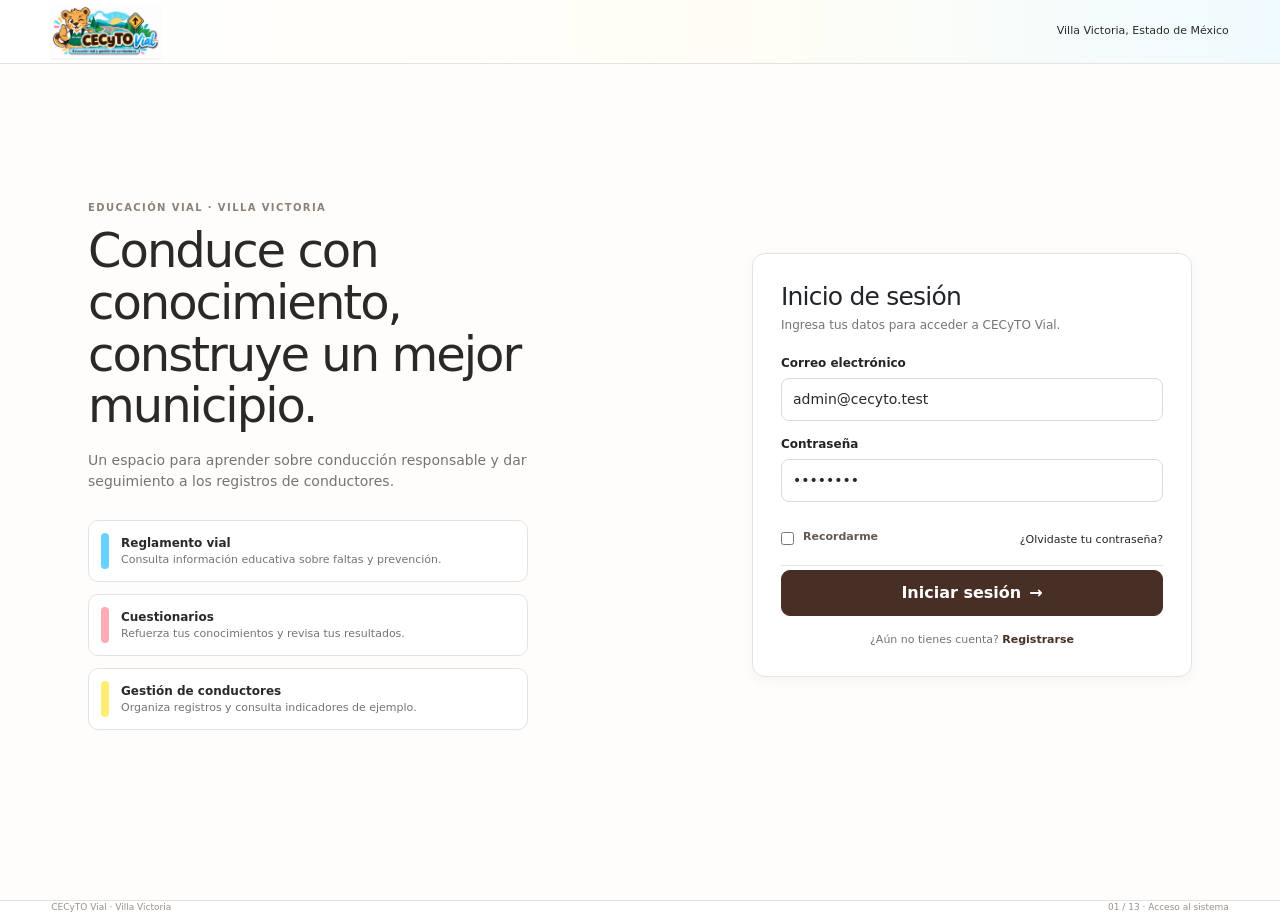
<file: index.html>
<!DOCTYPE html>
<html lang="es">
 <head>
  <meta charset="utf-8"/>
  <meta content="width=device-width,initial-scale=1" name="viewport"/>
  <title>
   CECyTO Vial | Inicio de sesi&oacute;n
  </title>
  <link href="https://cdn.jsdelivr.net/npm/bootstrap@5.3.8/dist/css/bootstrap.min.css" rel="stylesheet"/>
  <link href="styles.css" rel="stylesheet"/>
 </head>
 <body>
  <div class="auth-shell">
   <header class="topbar">
    <a class="brand" href="index.html">
     <img alt="CECyTO Vial &mdash; Educaci&oacute;n vial y gesti&oacute;n de conductores" class="brand-logo" src="logo-cecyto-vial.png"/>
    </a>
    <div class="top-user">
     <span>
      Villa Victoria, Estado de M&eacute;xico
     </span>
    </div>
   </header>
   <main class="auth-content">
    <section class="auth-copy">
     <div class="eyebrow">
      Educaci&oacute;n vial &middot; Villa Victoria
     </div>
     <h1>
      Conduce con conocimiento, construye un mejor municipio.
     </h1>
     <p>
      Un espacio para aprender sobre conducci&oacute;n responsable y dar seguimiento a los registros de conductores.
     </p>
     <div class="auth-features">
      <div class="feature" style="--accent:var(--sky)">
       <span class="feature-mark">
       </span>
       <div>
        <strong>
         Reglamento vial
        </strong>
        <span>
         Consulta informaci&oacute;n educativa sobre faltas y prevenci&oacute;n.
        </span>
       </div>
      </div>
      <div class="feature" style="--accent:var(--pink)">
       <span class="feature-mark">
       </span>
       <div>
        <strong>
         Cuestionarios
        </strong>
        <span>
         Refuerza tus conocimientos y revisa tus resultados.
        </span>
       </div>
      </div>
      <div class="feature" style="--accent:var(--yellow)">
       <span class="feature-mark">
       </span>
       <div>
        <strong>
         Gesti&oacute;n de conductores
        </strong>
        <span>
         Organiza registros y consulta indicadores de ejemplo.
        </span>
       </div>
      </div>
     </div>
    </section>
    <section class="card auth-card">
     <h2>
      Inicio de sesi&oacute;n
     </h2>
     <p>
      Ingresa tus datos para acceder a CECyTO Vial.
     </p>
     <form id="loginForm">
      <div class="field">
       <label for="email">
        Correo electr&oacute;nico
       </label>
       <input id="email" required="" type="email" value="admin@cecyto.test"/>
      </div>
      <div class="field">
       <label for="password">
        Contrase&ntilde;a
       </label>
       <input id="password" minlength="4" required="" type="password" value="demo1234"/>
      </div>
      <div class="settings-row" style="font-size:11px">
       <label class="checkline">
        <input id="remember" type="checkbox"/>
        Recordarme
       </label>
       <a href="#" id="forgotLink">
        &iquest;Olvidaste tu contrase&ntilde;a?
       </a>
      </div>
      <button class="btn" type="submit">
       Iniciar sesi&oacute;n
       <span>
        &rarr;
       </span>
      </button>
      <div class="auth-switch">
       &iquest;A&uacute;n no tienes cuenta?
       <a href="registro.html">
        Registrarse
       </a>
      </div>
     </form>
    </section>
   </main>
  </div>
  <footer class="footer">
   <span>
    CECyTO Vial &middot; Villa Victoria
   </span>
   <span>
    01 / 13 &middot; Acceso al sistema
   </span>
  </footer>
  <div class="toast" id="toast">
  </div>
  <div class="modal-backdrop" id="modal">
   <div class="modal">
    <h2 id="modalTitle">
     Confirmar acci&oacute;n
    </h2>
    <p id="modalText">
     &iquest;Deseas continuar?
    </p>
    <div class="modal-actions">
     <button class="secondary" id="modalCancel">
      Cancelar
     </button>
     <button id="modalConfirm">
      Confirmar
     </button>
    </div>
   </div>
  </div>
  <script src="https://cdn.jsdelivr.net/npm/bootstrap@5.3.8/dist/js/bootstrap.bundle.min.js">
  </script>
  <script src="app.js">
  </script>
  <script src="app.js">
  </script>
 </body>
</html>
</file>
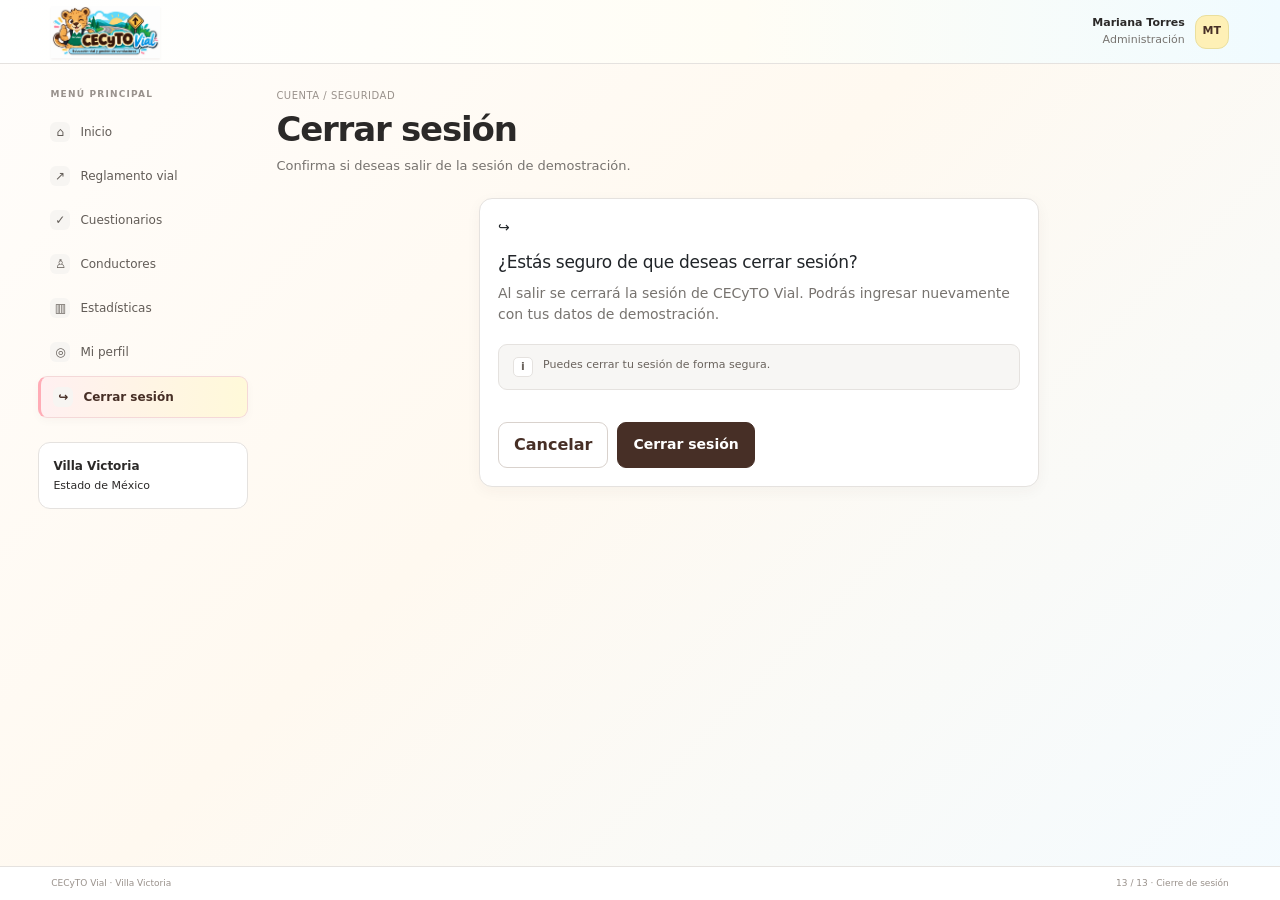
<file: cerrar-sesion.html>
<!DOCTYPE html>
<html lang="es">
 <head>
  <meta charset="utf-8"/>
  <meta content="width=device-width,initial-scale=1" name="viewport"/>
  <title>
   CECyTO Vial | 13 / 13 &middot; Cierre de sesi&oacute;n
  </title>
  <link href="https://cdn.jsdelivr.net/npm/bootstrap@5.3.8/dist/css/bootstrap.min.css" rel="stylesheet"/>
  <link href="styles.css" rel="stylesheet"/>
 </head>
 <body>
  <div class="app-shell">
   <header class="topbar">
    <a class="brand" href="dashboard.html">
     <img alt="CECyTO Vial &mdash; Educaci&oacute;n vial y gesti&oacute;n de conductores" class="brand-logo" src="logo-cecyto-vial.png"/>
    </a>
    <div class="top-user">
     <div class="user-meta">
      <strong id="headerName">
       Mariana Torres
      </strong>
      <br/>
      <span class="muted" id="headerRole">
       Administraci&oacute;n
      </span>
     </div>
     <div class="avatar" id="headerAvatar">
      MT
     </div>
    </div>
   </header>
   <div class="workspace">
    <aside class="sidebar">
     <div class="nav-label">
      Men&uacute; principal
     </div>
     <nav class="nav">
      <a class="" href="dashboard.html">
       <span class="nav-ico">
        ⌂
       </span>
       Inicio
      </a>
      <a class="" href="reglamento.html">
       <span class="nav-ico">
        &nearrow;
       </span>
       Reglamento vial
      </a>
      <a class="" href="cuestionario.html">
       <span class="nav-ico">
        &checkmark;
       </span>
       Cuestionarios
      </a>
      <a class="" data-admin-only="true" href="conductores.html">
       <span class="nav-ico">
        ♙
       </span>
       Conductores
      </a>
      <a class="" data-admin-only="true" href="estadisticas.html">
       <span class="nav-ico">
        ▥
       </span>
       Estad&iacute;sticas
      </a>
      <a class="" href="perfil.html">
       <span class="nav-ico">
        ◎
       </span>
       Mi perfil
      </a>
      <a class="active" data-logout="true" href="#logout">
       <span class="nav-ico">
        &rarrhk;
       </span>
       Cerrar sesi&oacute;n
      </a>
     </nav>
     <div class="location-card">
      <strong>
       Villa Victoria
      </strong>
      Estado de M&eacute;xico
      <br/>
     </div>
    </aside>
    <main class="main">
     <div class="breadcrumb">
      Cuenta / Seguridad
     </div>
     <div class="page-head">
      <div>
       <h1>
        Cerrar sesi&oacute;n
       </h1>
       <p>
        Confirma si deseas salir de la sesi&oacute;n de demostraci&oacute;n.
       </p>
      </div>
     </div>
     <div class="card" style="max-width:560px;margin:auto">
      <div class="mini-icon" style="--accent:var(--pink);margin-bottom:14px">
       &rarrhk;
      </div>
      <h2>
       &iquest;Est&aacute;s seguro de que deseas cerrar sesi&oacute;n?
      </h2>
      <p>
       Al salir se cerrar&aacute; la sesi&oacute;n de CECyTO Vial. Podr&aacute;s ingresar nuevamente con tus datos de demostraci&oacute;n.
      </p>
      <div class="notice">
       <span class="notice-icon">
        i
       </span>
       <span>
        Puedes cerrar tu sesi&oacute;n de forma segura.
       </span>
      </div>
      <div class="form-actions">
       <a class="btn secondary" href="dashboard.html">
        Cancelar
       </a>
       <button id="confirmLogout">
        Cerrar sesi&oacute;n
       </button>
      </div>
     </div>
    </main>
   </div>
   <footer class="footer">
    <span>
     CECyTO Vial &middot; Villa Victoria
    </span>
    <span>
     13 / 13 &middot; Cierre de sesi&oacute;n
    </span>
   </footer>
   <div class="toast" id="toast">
   </div>
   <div class="modal-backdrop" id="modal">
    <div class="modal">
     <h2 id="modalTitle">
      Confirmar acci&oacute;n
     </h2>
     <p id="modalText">
      &iquest;Deseas continuar?
     </p>
     <div class="modal-actions">
      <button class="secondary" id="modalCancel">
       Cancelar
      </button>
      <button id="modalConfirm">
       Confirmar
      </button>
     </div>
    </div>
   </div>
   <script src="https://cdn.jsdelivr.net/npm/bootstrap@5.3.8/dist/js/bootstrap.bundle.min.js">
   </script>
   <script src="app.js">
   </script>
  </div>
 </body>
</html>
</file>
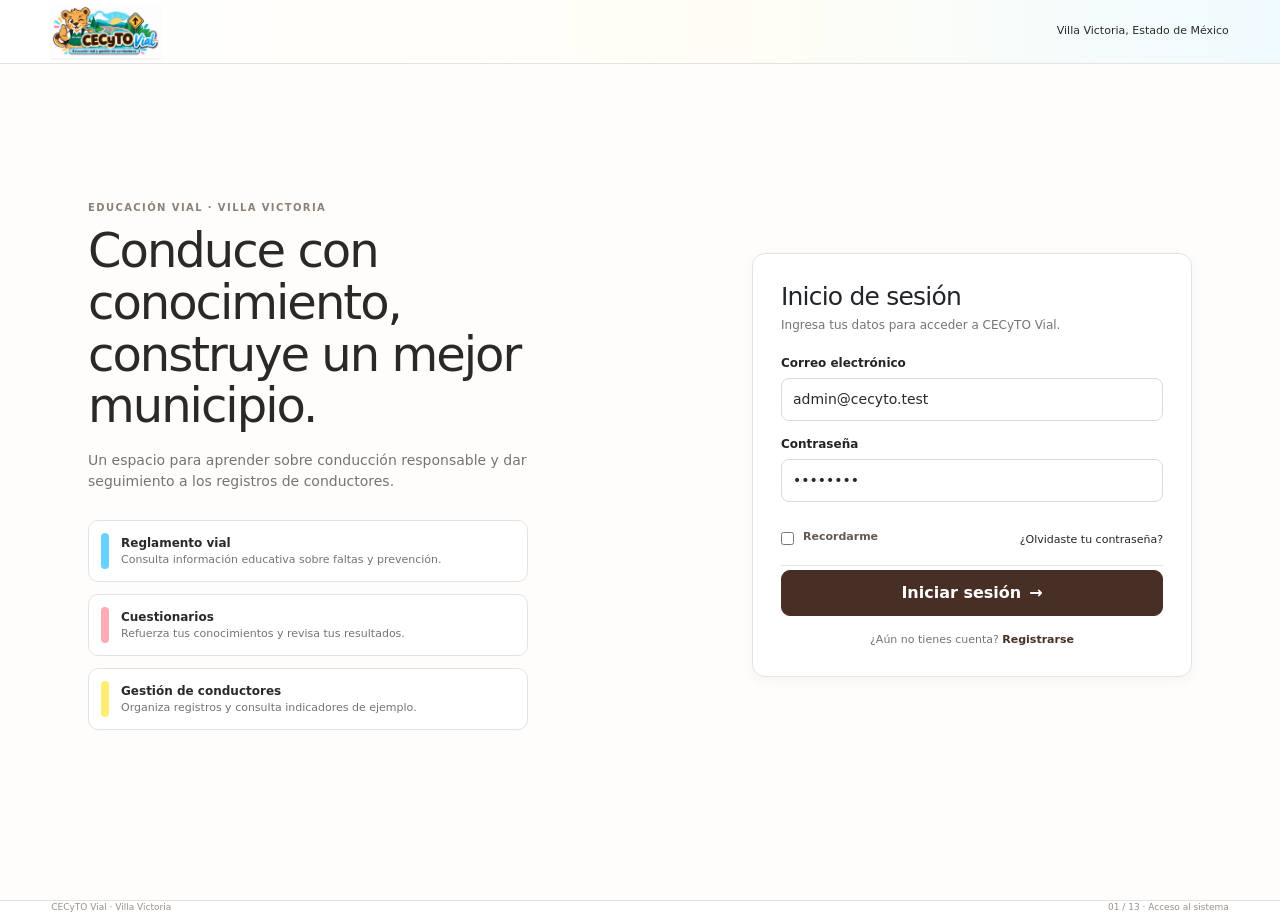
<file: conductores.html>
<!DOCTYPE html>
<html lang="es">
 <head>
  <meta charset="utf-8"/>
  <meta content="width=device-width,initial-scale=1" name="viewport"/>
  <title>
   CECyTO Vial | 08 / 13 &middot; Gesti&oacute;n de conductores
  </title>
  <link href="https://cdn.jsdelivr.net/npm/bootstrap@5.3.8/dist/css/bootstrap.min.css" rel="stylesheet"/>
  <link href="styles.css" rel="stylesheet"/>
 </head>
 <body>
  <div class="app-shell">
   <header class="topbar">
    <a class="brand" href="dashboard.html">
     <img alt="CECyTO Vial &mdash; Educaci&oacute;n vial y gesti&oacute;n de conductores" class="brand-logo" src="logo-cecyto-vial.png"/>
    </a>
    <div class="top-user">
     <div class="user-meta">
      <strong id="headerName">
       Mariana Torres
      </strong>
      <br/>
      <span class="muted" id="headerRole">
       Administraci&oacute;n
      </span>
     </div>
     <div class="avatar" id="headerAvatar">
      MT
     </div>
    </div>
   </header>
   <div class="workspace">
    <aside class="sidebar">
     <div class="nav-label">
      Men&uacute; principal
     </div>
     <nav class="nav">
      <a class="" href="dashboard.html">
       <span class="nav-ico">
        ⌂
       </span>
       Inicio
      </a>
      <a class="" href="reglamento.html">
       <span class="nav-ico">
        &nearrow;
       </span>
       Reglamento vial
      </a>
      <a class="" href="cuestionario.html">
       <span class="nav-ico">
        &checkmark;
       </span>
       Cuestionarios
      </a>
      <a class="active" data-admin-only="true" href="conductores.html">
       <span class="nav-ico">
        ♙
       </span>
       Conductores
      </a>
      <a class="" data-admin-only="true" href="estadisticas.html">
       <span class="nav-ico">
        ▥
       </span>
       Estad&iacute;sticas
      </a>
      <a class="" href="perfil.html">
       <span class="nav-ico">
        ◎
       </span>
       Mi perfil
      </a>
      <a class="" data-logout="true" href="#logout">
       <span class="nav-ico">
        &rarrhk;
       </span>
       Cerrar sesi&oacute;n
      </a>
     </nav>
     <div class="location-card">
      <strong>
       Villa Victoria
      </strong>
      Estado de M&eacute;xico
      <br/>
     </div>
    </aside>
    <main class="main">
     <div class="breadcrumb">
      Conductores / Listado
     </div>
     <div class="page-head">
      <div>
       <h1>
        Conductores registrados
       </h1>
       <p>
        Consulta y administra los registros de seguimiento educativo.
       </p>
      </div>
      <a class="btn" href="nuevo-conductor.html">
       ＋ Nuevo registro
      </a>
     </div>
     <div class="toolbar">
      <div class="field search">
       <label>
        Buscar conductor
       </label>
       <input id="driverSearch" placeholder="&telrec; Nombre o identificador de registro"/>
      </div>
      <div class="field compact">
       <label>
        Tipo de falta
       </label>
       <select id="driverFault">
        <option value="">
         Todas las faltas
        </option>
        <option>
         Exceso de velocidad
        </option>
        <option>
         Uso del celular
        </option>
        <option>
         Falta de cintur&oacute;n
        </option>
        <option>
         Estacionamiento prohibido
        </option>
       </select>
      </div>
      <div class="field compact">
       <label>
        Estado
       </label>
       <select id="driverStatus">
        <option value="">
         Todos
        </option>
        <option>
         Seguimiento
        </option>
        <option>
         Atendido
        </option>
       </select>
      </div>
      <button class="secondary" id="driverFilter">
       Aplicar
      </button>
     </div>
     <div class="table-wrap">
      <table>
       <thead>
        <tr>
         <th>
          Nombre
         </th>
         <th>
          Identificador
         </th>
         <th>
          Falta
         </th>
         <th>
          Fecha
         </th>
         <th>
          Estado
         </th>
         <th>
          Acciones
         </th>
        </tr>
       </thead>
       <tbody id="driverRows">
       </tbody>
      </table>
     </div>
     <div class="pagination">
      <span class="muted" id="driverCount" style="margin-right:auto">
       Mostrando registros
      </span>
      <button class="secondary" id="driverPrev">
       Anterior
      </button>
      <button class="secondary" id="driverNext">
       Siguiente
      </button>
     </div>
     <div class="notice">
      <span class="notice-icon">
       i
      </span>
      <span>
       Personas e identificadores ficticios. El estado vac&iacute;o se muestra como alternativa, no como el estado de la tabla poblada.
      </span>
     </div>
    </main>
   </div>
   <footer class="footer">
    <span>
     CECyTO Vial &middot; Villa Victoria
    </span>
    <span>
     08 / 13 &middot; Gesti&oacute;n de conductores
    </span>
   </footer>
   <div class="toast" id="toast">
   </div>
   <div class="modal-backdrop" id="modal">
    <div class="modal">
     <h2 id="modalTitle">
      Confirmar acci&oacute;n
     </h2>
     <p id="modalText">
      &iquest;Deseas continuar?
     </p>
     <div class="modal-actions">
      <button class="secondary" id="modalCancel">
       Cancelar
      </button>
      <button id="modalConfirm">
       Confirmar
      </button>
     </div>
    </div>
   </div>
   <script src="https://cdn.jsdelivr.net/npm/bootstrap@5.3.8/dist/js/bootstrap.bundle.min.js">
   </script>
   <script src="app.js">
   </script>
  </div>
 </body>
</html>
</file>
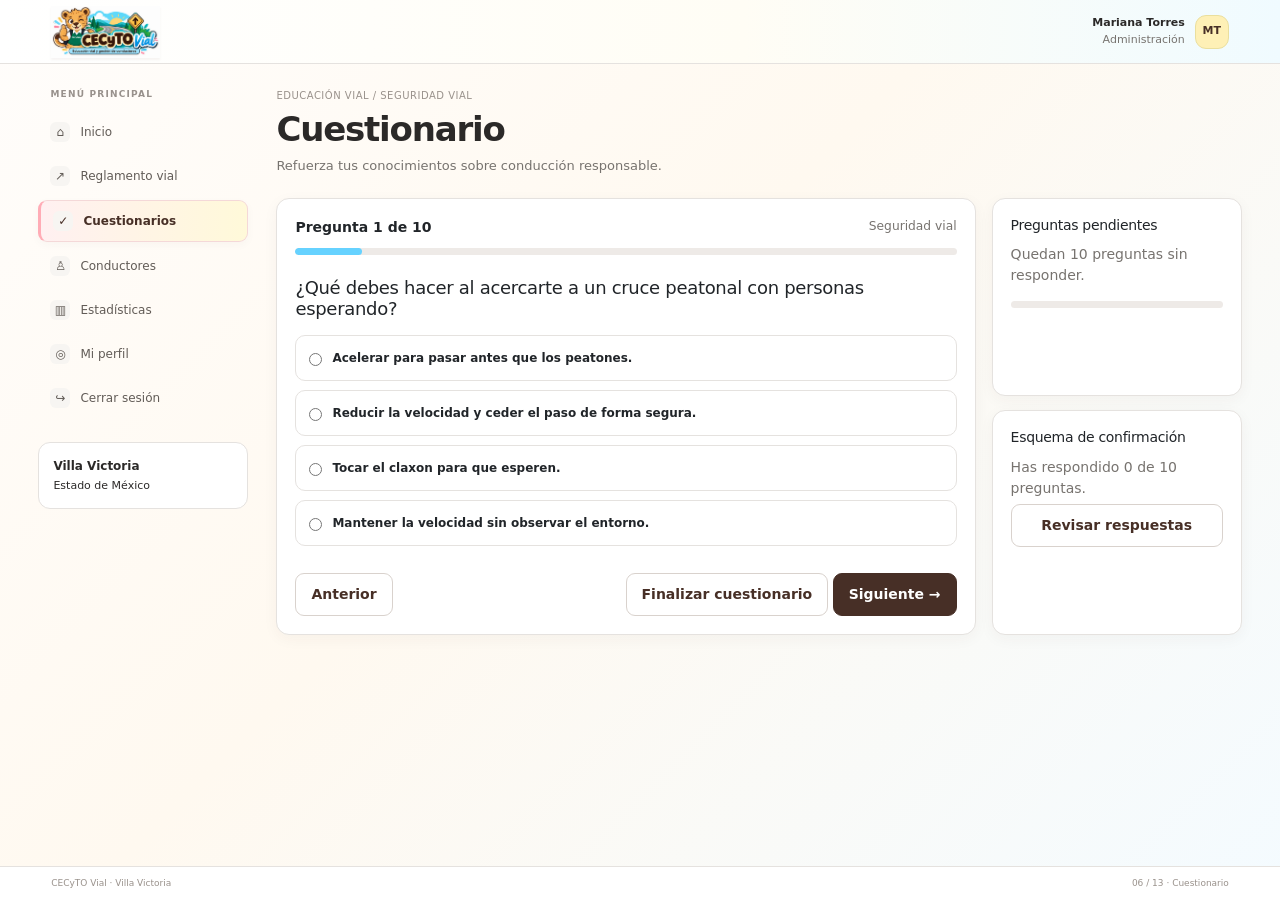
<file: cuestionario.html>
<!DOCTYPE html>
<html lang="es">
 <head>
  <meta charset="utf-8"/>
  <meta content="width=device-width,initial-scale=1" name="viewport"/>
  <title>
   CECyTO Vial | 06 / 13 &middot; Cuestionario
  </title>
  <link href="https://cdn.jsdelivr.net/npm/bootstrap@5.3.8/dist/css/bootstrap.min.css" rel="stylesheet"/>
  <link href="styles.css" rel="stylesheet"/>
 </head>
 <body>
  <div class="app-shell">
   <header class="topbar">
    <a class="brand" href="dashboard.html">
     <img alt="CECyTO Vial &mdash; Educaci&oacute;n vial y gesti&oacute;n de conductores" class="brand-logo" src="logo-cecyto-vial.png"/>
    </a>
    <div class="top-user">
     <div class="user-meta">
      <strong id="headerName">
       Mariana Torres
      </strong>
      <br/>
      <span class="muted" id="headerRole">
       Administraci&oacute;n
      </span>
     </div>
     <div class="avatar" id="headerAvatar">
      MT
     </div>
    </div>
   </header>
   <div class="workspace">
    <aside class="sidebar">
     <div class="nav-label">
      Men&uacute; principal
     </div>
     <nav class="nav">
      <a class="" href="dashboard.html">
       <span class="nav-ico">
        ⌂
       </span>
       Inicio
      </a>
      <a class="" href="reglamento.html">
       <span class="nav-ico">
        &nearrow;
       </span>
       Reglamento vial
      </a>
      <a class="active" href="cuestionario.html">
       <span class="nav-ico">
        &checkmark;
       </span>
       Cuestionarios
      </a>
      <a class="" data-admin-only="true" href="conductores.html">
       <span class="nav-ico">
        ♙
       </span>
       Conductores
      </a>
      <a class="" data-admin-only="true" href="estadisticas.html">
       <span class="nav-ico">
        ▥
       </span>
       Estad&iacute;sticas
      </a>
      <a class="" href="perfil.html">
       <span class="nav-ico">
        ◎
       </span>
       Mi perfil
      </a>
      <a class="" data-logout="true" href="#logout">
       <span class="nav-ico">
        &rarrhk;
       </span>
       Cerrar sesi&oacute;n
      </a>
     </nav>
     <div class="location-card">
      <strong>
       Villa Victoria
      </strong>
      Estado de M&eacute;xico
      <br/>
     </div>
    </aside>
    <main class="main">
     <div class="breadcrumb">
      Educaci&oacute;n vial / Seguridad vial
     </div>
     <div class="page-head">
      <div>
       <h1>
        Cuestionario
       </h1>
       <p>
        Refuerza tus conocimientos sobre conducci&oacute;n responsable.
       </p>
      </div>
     </div>
     <div class="quiz-layout">
      <section class="card">
       <div style="display:flex;justify-content:space-between;gap:12px">
        <strong id="questionNumber">
         Pregunta 1 de 10
        </strong>
        <small id="questionCategory">
         Seguridad vial &middot; Prevenci&oacute;n
        </small>
       </div>
       <div class="progress">
        <span id="quizProgress" style="width:10%">
        </span>
       </div>
       <h3 id="questionText" style="margin-top:22px;font-size:18px">
        &iquest;Qu&eacute; debes hacer al acercarte a un cruce peatonal con personas esperando?
       </h3>
       <div id="answerOptions">
       </div>
       <div class="form-actions" style="justify-content:space-between">
        <button class="secondary" id="prevQuestion">
         Anterior
        </button>
        <div>
         <button class="secondary" id="finishQuiz">
          Finalizar cuestionario
         </button>
         <button id="nextQuestion">
          Siguiente &rarr;
         </button>
        </div>
       </div>
      </section>
      <aside class="grid">
       <div class="card">
        <h3>
         Preguntas pendientes
        </h3>
        <p id="pendingText">
         Quedan 10 preguntas sin responder.
        </p>
        <div class="progress">
         <span id="answerProgress" style="width:0%">
         </span>
        </div>
       </div>
       <div class="card">
        <h3>
         Esquema de confirmaci&oacute;n
        </h3>
        <p id="confirmText">
         A&uacute;n no hay respuestas. Puedes revisar cada pregunta antes de finalizar.
        </p>
        <button class="secondary" id="reviewQuiz" style="width:100%">
         Revisar respuestas
        </button>
       </div>
      </aside>
     </div>
    </main>
   </div>
   <footer class="footer">
    <span>
     CECyTO Vial &middot; Villa Victoria
    </span>
    <span>
     06 / 13 &middot; Cuestionario
    </span>
   </footer>
   <div class="toast" id="toast">
   </div>
   <div class="modal-backdrop" id="modal">
    <div class="modal">
     <h2 id="modalTitle">
      Confirmar acci&oacute;n
     </h2>
     <p id="modalText">
      &iquest;Deseas continuar?
     </p>
     <div class="modal-actions">
      <button class="secondary" id="modalCancel">
       Cancelar
      </button>
      <button id="modalConfirm">
       Confirmar
      </button>
     </div>
    </div>
   </div>
   <script src="https://cdn.jsdelivr.net/npm/bootstrap@5.3.8/dist/js/bootstrap.bundle.min.js">
   </script>
   <script src="app.js">
   </script>
  </div>
 </body>
</html>
</file>
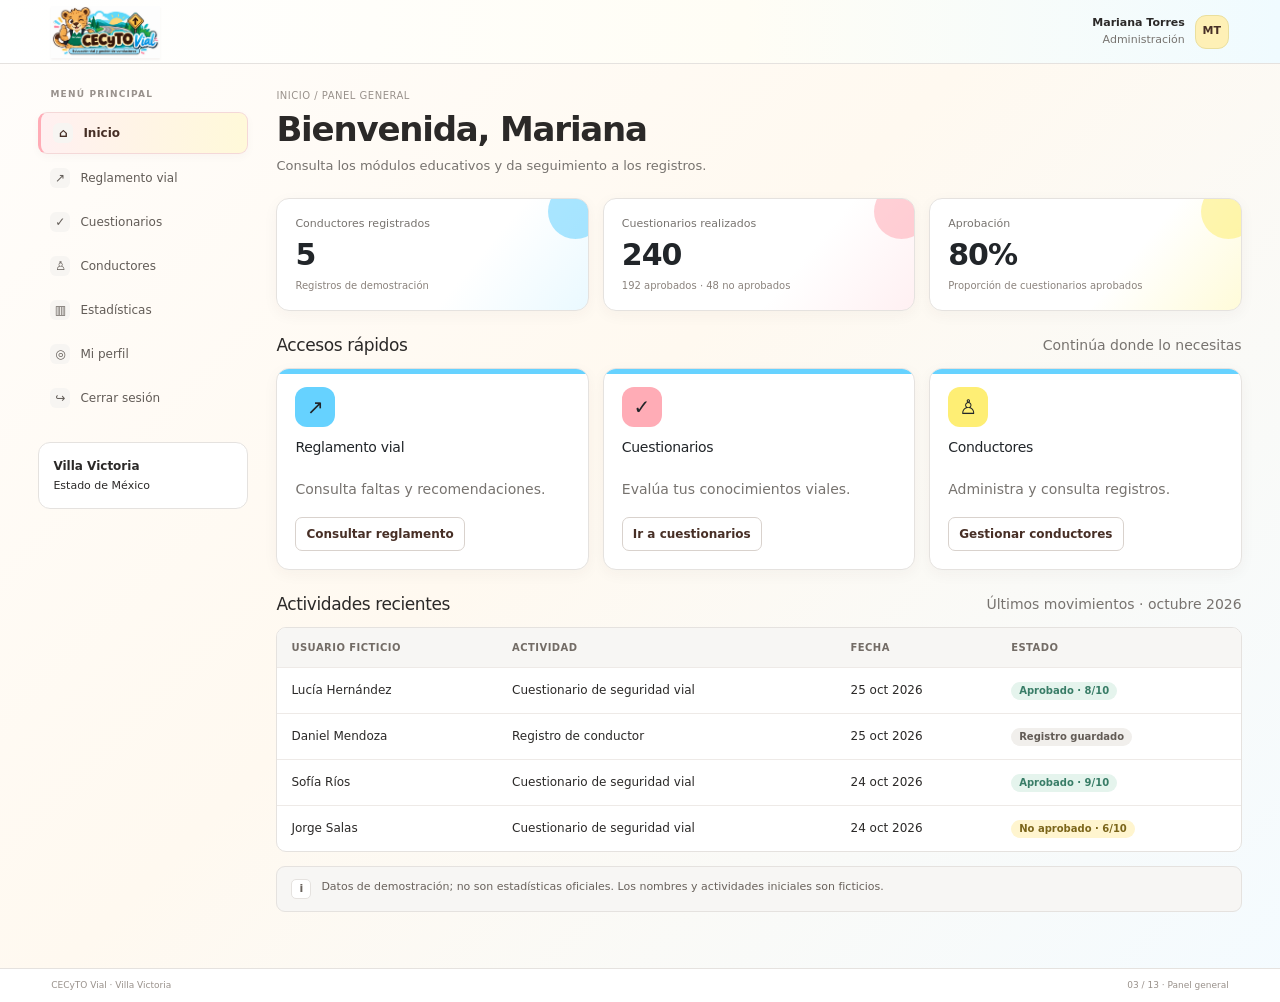
<file: dashboard.html>
<!DOCTYPE html>
<html lang="es">
 <head>
  <meta charset="utf-8"/>
  <meta content="width=device-width,initial-scale=1" name="viewport"/>
  <title>
   CECyTO Vial | 03 / 13 &middot; Panel general
  </title>
  <link href="https://cdn.jsdelivr.net/npm/bootstrap@5.3.8/dist/css/bootstrap.min.css" rel="stylesheet"/>
  <link href="styles.css" rel="stylesheet"/>
 </head>
 <body>
  <div class="app-shell">
   <header class="topbar">
    <a class="brand" href="dashboard.html">
     <img alt="CECyTO Vial &mdash; Educaci&oacute;n vial y gesti&oacute;n de conductores" class="brand-logo" src="logo-cecyto-vial.png"/>
    </a>
    <div class="top-user">
     <div class="user-meta">
      <strong id="headerName">
       Mariana Torres
      </strong>
      <br/>
      <span class="muted" id="headerRole">
       Administraci&oacute;n
      </span>
     </div>
     <div class="avatar" id="headerAvatar">
      MT
     </div>
    </div>
   </header>
   <div class="workspace">
    <aside class="sidebar">
     <div class="nav-label">
      Men&uacute; principal
     </div>
     <nav class="nav">
      <a class="active" href="dashboard.html">
       <span class="nav-ico">
        ⌂
       </span>
       Inicio
      </a>
      <a class="" href="reglamento.html">
       <span class="nav-ico">
        &nearrow;
       </span>
       Reglamento vial
      </a>
      <a class="" href="cuestionario.html">
       <span class="nav-ico">
        &checkmark;
       </span>
       Cuestionarios
      </a>
      <a class="" data-admin-only="true" href="conductores.html">
       <span class="nav-ico">
        ♙
       </span>
       Conductores
      </a>
      <a class="" data-admin-only="true" href="estadisticas.html">
       <span class="nav-ico">
        ▥
       </span>
       Estad&iacute;sticas
      </a>
      <a class="" href="perfil.html">
       <span class="nav-ico">
        ◎
       </span>
       Mi perfil
      </a>
      <a class="" data-logout="true" href="#logout">
       <span class="nav-ico">
        &rarrhk;
       </span>
       Cerrar sesi&oacute;n
      </a>
     </nav>
     <div class="location-card">
      <strong>
       Villa Victoria
      </strong>
      Estado de M&eacute;xico
      <br/>
     </div>
    </aside>
    <main class="main">
     <div class="breadcrumb">
      Inicio / Panel general
     </div>
     <div class="page-head">
      <div>
       <h1 id="dashboardGreeting">
        Bienvenida, Mariana
       </h1>
       <p>
        Consulta los m&oacute;dulos educativos y da seguimiento a los registros.
       </p>
      </div>
     </div>
     <div class="grid stats" data-admin-only="true">
      <article class="card stat" style="--accent:var(--sky)">
       <div class="label">
        Conductores registrados
       </div>
       <div class="value" id="statDrivers">
        128
       </div>
       <div class="foot">
        Registros de demostraci&oacute;n
       </div>
      </article>
      <article class="card stat" style="--accent:var(--pink)">
       <div class="label">
        Cuestionarios realizados
       </div>
       <div class="value" id="statQuizzes">
        240
       </div>
       <div class="foot">
        192 aprobados &middot; 48 no aprobados
       </div>
      </article>
      <article class="card stat" style="--accent:var(--yellow)">
       <div class="label">
        Aprobaci&oacute;n
       </div>
       <div class="value">
        80%
       </div>
       <div class="foot">
        Proporci&oacute;n de cuestionarios aprobados
       </div>
      </article>
     </div>
     <div class="section-title">
      <h2>
       Accesos r&aacute;pidos
      </h2>
      <span class="muted">
       Contin&uacute;a donde lo necesitas
      </span>
     </div>
     <div class="grid quick-grid">
      <article class="card quick-card">
       <div class="mini-icon" style="--accent:var(--sky)">
        &nearrow;
       </div>
       <h3>
        Reglamento vial
       </h3>
       <p>
        Consulta faltas y recomendaciones.
       </p>
       <a class="btn secondary small" href="reglamento.html">
        Consultar reglamento
       </a>
      </article>
      <article class="card quick-card">
       <div class="mini-icon" style="--accent:var(--pink)">
        &checkmark;
       </div>
       <h3>
        Cuestionarios
       </h3>
       <p>
        Eval&uacute;a tus conocimientos viales.
       </p>
       <a class="btn secondary small" href="cuestionario.html">
        Ir a cuestionarios
       </a>
      </article>
      <article class="card quick-card" data-admin-only="true">
       <div class="mini-icon" style="--accent:var(--yellow)">
        ♙
       </div>
       <h3>
        Conductores
       </h3>
       <p>
        Administra y consulta registros.
       </p>
       <a class="btn secondary small" data-admin-only="true" href="conductores.html">
        Gestionar conductores
       </a>
      </article>
     </div>
     <section data-driver-only="true" id="driverHub">
      <div class="section-title">
       <h2>
        Tu espacio de conductor
       </h2>
       <span class="muted">
        Aprende, practica y lleva tu progreso
       </span>
      </div>
      <div class="grid stats driver-progress-grid">
       <article class="card stat" style="--accent:var(--sky)">
        <div class="label">
         Cuestionarios completados
        </div>
        <div class="value" id="myQuizCount">
         0
        </div>
        <div class="foot">
         Tus intentos guardados en este navegador
        </div>
       </article>
       <article class="card stat" style="--accent:var(--pink)">
        <div class="label">
         Mejor resultado
        </div>
        <div class="value" id="myBestScore">
         &mdash;
        </div>
        <div class="foot">
         Tu mejor puntuaci&oacute;n
        </div>
       </article>
       <article class="card stat" style="--accent:var(--yellow)">
        <div class="label">
         Reglas guardadas
        </div>
        <div class="value" id="myFavoriteCount">
         0
        </div>
        <div class="foot">
         Temas para repasar despu&eacute;s
        </div>
       </article>
      </div>
      <div class="grid quick-grid driver-tools-grid">
       <article class="card quick-card">
        <div class="mini-icon" style="--accent:var(--lavender)">
         &starf;
        </div>
        <h3>
         Mis reglas guardadas
        </h3>
        <p>
         Guarda los temas que quieres repasar y accede a ellos r&aacute;pidamente.
        </p>
        <a class="btn secondary small" href="reglamento.html">
         Explorar y guardar reglas
        </a>
       </article>
       <article class="card quick-card">
        <div class="mini-icon" style="--accent:var(--yellow)">
         &checkmark;
        </div>
        <h3>
         Checklist del veh&iacute;culo
        </h3>
        <p>
         Marca los puntos revisados antes de iniciar un trayecto.
        </p>
        <div class="muted" id="checklistProgress" style="margin:4px 0 10px">
         0 de 7 revisados
        </div>
        <button class="secondary small" id="resetChecklist" type="button">
         Reiniciar checklist
        </button>
       </article>
       <article class="card quick-card">
        <div class="mini-icon" style="--accent:var(--sky)">
         !
        </div>
        <h3>
         Reportar riesgo vial
        </h3>
        <p>
         Registra un bache, se&ntilde;al da&ntilde;ada u otro riesgo como nota local de demostraci&oacute;n.
        </p>
        <a class="btn secondary small" href="#riskReportForm">
         Crear reporte
        </a>
       </article>
      </div>
      <div class="grid driver-content-grid">
       <section class="card">
        <div class="section-title">
         <h2>
          Checklist antes de salir
         </h2>
         <span class="muted">
          Tu avance personal
         </span>
        </div>
        <div class="checklist-list" id="vehicleChecklist">
        </div>
       </section>
       <section class="card">
        <div class="section-title">
         <h2>
          Consejo vial del d&iacute;a
         </h2>
        </div>
        <div class="daily-tip" id="dailyTip">
        </div>
        <div class="section-title" style="margin-top:22px">
         <h2>
          Mis logros
         </h2>
        </div>
        <div class="achievement-list" id="myAchievements">
        </div>
       </section>
      </div>
      <div class="grid driver-content-grid" style="margin-top:16px">
       <section class="card" id="savedRulesPanel">
        <div class="section-title">
         <h2>
          Reglas guardadas
         </h2>
         <a class="muted" href="reglamento.html">
          Ver cat&aacute;logo &rarr;
         </a>
        </div>
        <div class="saved-rule-list" id="mySavedRules">
        </div>
       </section>
       <section class="card">
        <div class="section-title">
         <h2>
          Reportar un riesgo vial
         </h2>
        </div>
        <form class="form-grid" id="riskReportForm">
         <div class="field">
          <label for="riskType">
           Tipo de riesgo
          </label>
          <select id="riskType" required="">
           <option value="">
            Selecciona una opci&oacute;n
           </option>
           <option>
            Bache o pavimento da&ntilde;ado
           </option>
           <option>
            Se&ntilde;al da&ntilde;ada o ausente
           </option>
           <option>
            Sem&aacute;foro fuera de servicio
           </option>
           <option>
            Falta de iluminaci&oacute;n
           </option>
           <option>
            Obstrucci&oacute;n o peligro peatonal
           </option>
           <option>
            Otro riesgo
           </option>
          </select>
         </div>
         <div class="field">
          <label for="riskLocation">
           Ubicaci&oacute;n aproximada
          </label>
          <input id="riskLocation" maxlength="120" placeholder="Calle, cruce o referencia" required=""/>
         </div>
         <div class="field span-2">
          <label for="riskDescription">
           Descripci&oacute;n
          </label>
          <textarea id="riskDescription" maxlength="500" placeholder="Describe qu&eacute; observaste y por qu&eacute; representa un riesgo" required=""></textarea>
         </div>
         <div class="form-actions span-2">
          <button type="submit">
           Guardar reporte local
          </button>
         </div>
        </form>
        <p class="muted">
         Este formulario no env&iacute;a el reporte a autoridades; solo lo guarda en este navegador.
        </p>
        <div class="risk-report-list" id="myRiskReports">
        </div>
       </section>
      </div>
      <section class="card" style="margin-top:16px">
       <div class="section-title">
        <h2>
         Mi historial de cuestionarios
        </h2>
        <a class="btn secondary small" href="cuestionario.html">
         Practicar otra vez
        </a>
       </div>
       <div class="table-wrap">
        <table>
         <thead>
          <tr>
           <th>
            Fecha
           </th>
           <th>
            Resultado
           </th>
           <th>
            Porcentaje
           </th>
           <th>
            Estado
           </th>
          </tr>
         </thead>
         <tbody id="myQuizHistory">
          <tr>
           <td colspan="4">
            Todav&iacute;a no has completado un cuestionario.
           </td>
          </tr>
         </tbody>
        </table>
       </div>
      </section>
     </section>
     <div class="section-title" data-admin-only="true">
      <h2>
       Actividades recientes
      </h2>
      <span class="muted">
       &Uacute;ltimos movimientos &middot; octubre 2026
      </span>
     </div>
     <div class="table-wrap" data-admin-only="true">
      <table>
       <thead>
        <tr>
         <th>
          Usuario ficticio
         </th>
         <th>
          Actividad
         </th>
         <th>
          Fecha
         </th>
         <th>
          Estado
         </th>
        </tr>
       </thead>
       <tbody id="recentActivity">
        <tr>
         <td>
          Luc&iacute;a Hern&aacute;ndez
         </td>
         <td>
          Cuestionario de seguridad vial
         </td>
         <td>
          25 oct 2026
         </td>
         <td>
          <span class="badge good">
           Aprobado &middot; 8/10
          </span>
         </td>
        </tr>
        <tr>
         <td>
          Daniel Mendoza
         </td>
         <td>
          Registro de conductor
         </td>
         <td>
          25 oct 2026
         </td>
         <td>
          <span class="badge">
           Registro guardado
          </span>
         </td>
        </tr>
        <tr>
         <td>
          Sof&iacute;a R&iacute;os
         </td>
         <td>
          Cuestionario de seguridad vial
         </td>
         <td>
          24 oct 2026
         </td>
         <td>
          <span class="badge good">
           Aprobado &middot; 9/10
          </span>
         </td>
        </tr>
        <tr>
         <td>
          Jorge Salas
         </td>
         <td>
          Cuestionario de seguridad vial
         </td>
         <td>
          24 oct 2026
         </td>
         <td>
          <span class="badge warn">
           No aprobado &middot; 6/10
          </span>
         </td>
        </tr>
       </tbody>
      </table>
     </div>
     <div class="notice" data-admin-only="true">
      <span class="notice-icon">
       i
      </span>
      <span>
       Datos de demostraci&oacute;n; no son estad&iacute;sticas oficiales. Los nombres y actividades iniciales son ficticios.
      </span>
     </div>
    </main>
   </div>
   <footer class="footer">
    <span>
     CECyTO Vial &middot; Villa Victoria
    </span>
    <span>
     03 / 13 &middot; Panel general
    </span>
   </footer>
   <div class="toast" id="toast">
   </div>
   <div class="modal-backdrop" id="modal">
    <div class="modal">
     <h2 id="modalTitle">
      Confirmar acci&oacute;n
     </h2>
     <p id="modalText">
      &iquest;Deseas continuar?
     </p>
     <div class="modal-actions">
      <button class="secondary" id="modalCancel">
       Cancelar
      </button>
      <button id="modalConfirm">
       Confirmar
      </button>
     </div>
    </div>
   </div>
   <script src="https://cdn.jsdelivr.net/npm/bootstrap@5.3.8/dist/js/bootstrap.bundle.min.js">
   </script>
   <script src="app.js">
   </script>
  </div>
 </body>
</html>
</file>
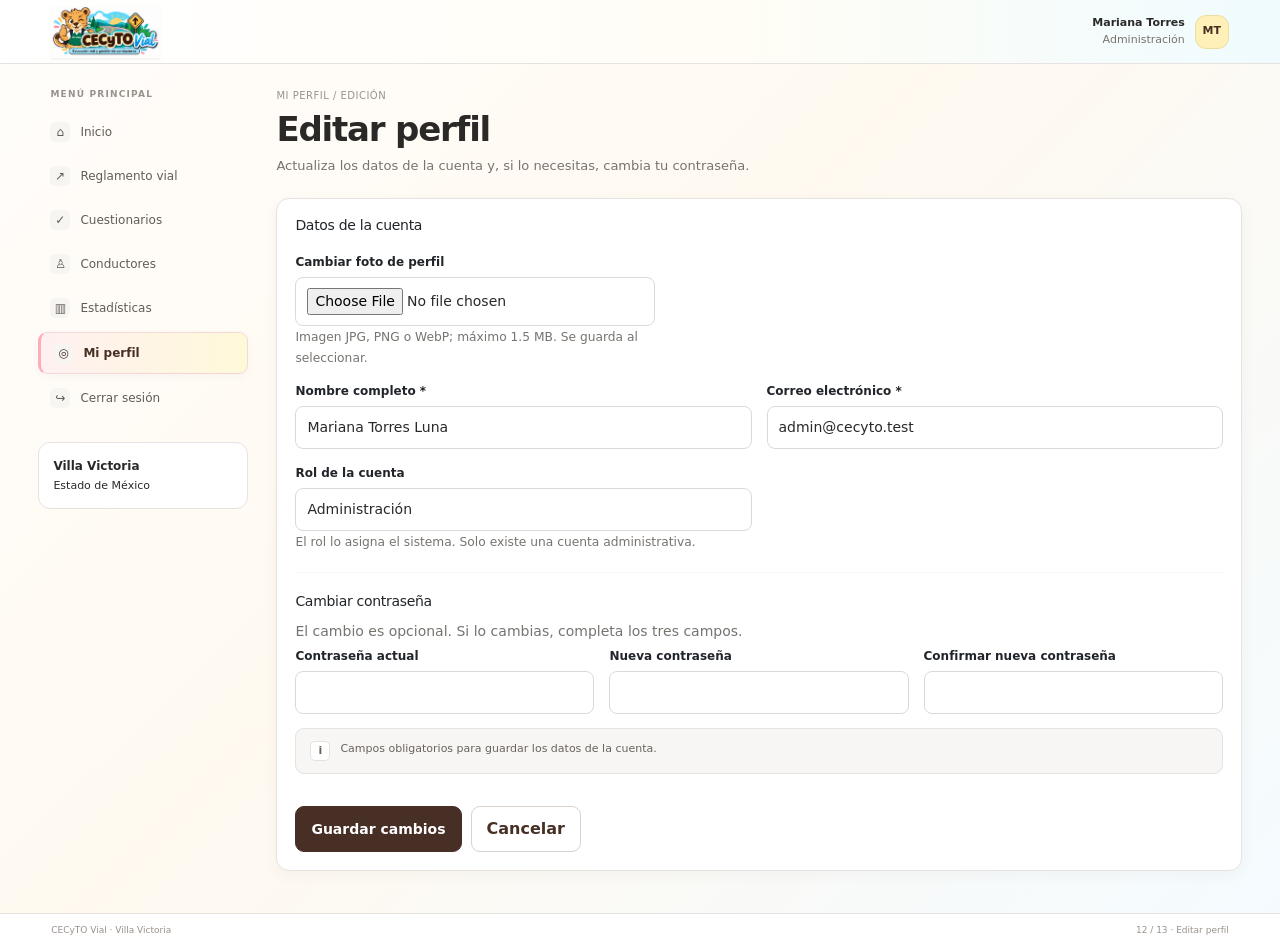
<file: editar-perfil.html>
<!DOCTYPE html>
<html lang="es">
 <head>
  <meta charset="utf-8"/>
  <meta content="width=device-width,initial-scale=1" name="viewport"/>
  <title>
   CECyTO Vial | 12 / 13 &middot; Editar perfil
  </title>
  <link href="https://cdn.jsdelivr.net/npm/bootstrap@5.3.8/dist/css/bootstrap.min.css" rel="stylesheet"/>
  <link href="styles.css" rel="stylesheet"/>
 </head>
 <body>
  <div class="app-shell">
   <header class="topbar">
    <a class="brand" href="dashboard.html">
     <img alt="CECyTO Vial &mdash; Educaci&oacute;n vial y gesti&oacute;n de conductores" class="brand-logo" src="logo-cecyto-vial.png"/>
    </a>
    <div class="top-user">
     <div class="user-meta">
      <strong id="headerName">
       Mariana Torres
      </strong>
      <br/>
      <span class="muted" id="headerRole">
       Administraci&oacute;n
      </span>
     </div>
     <div class="avatar" id="headerAvatar">
      MT
     </div>
    </div>
   </header>
   <div class="workspace">
    <aside class="sidebar">
     <div class="nav-label">
      Men&uacute; principal
     </div>
     <nav class="nav">
      <a class="" href="dashboard.html">
       <span class="nav-ico">
        ⌂
       </span>
       Inicio
      </a>
      <a class="" href="reglamento.html">
       <span class="nav-ico">
        &nearrow;
       </span>
       Reglamento vial
      </a>
      <a class="" href="cuestionario.html">
       <span class="nav-ico">
        &checkmark;
       </span>
       Cuestionarios
      </a>
      <a class="" data-admin-only="true" href="conductores.html">
       <span class="nav-ico">
        ♙
       </span>
       Conductores
      </a>
      <a class="" data-admin-only="true" href="estadisticas.html">
       <span class="nav-ico">
        ▥
       </span>
       Estad&iacute;sticas
      </a>
      <a class="active" href="perfil.html">
       <span class="nav-ico">
        ◎
       </span>
       Mi perfil
      </a>
      <a class="" data-logout="true" href="#logout">
       <span class="nav-ico">
        &rarrhk;
       </span>
       Cerrar sesi&oacute;n
      </a>
     </nav>
     <div class="location-card">
      <strong>
       Villa Victoria
      </strong>
      Estado de M&eacute;xico
      <br/>
     </div>
    </aside>
    <main class="main">
     <div class="breadcrumb">
      Mi perfil / Edici&oacute;n
     </div>
     <div class="page-head">
      <div>
       <h1>
        Editar perfil
       </h1>
       <p>
        Actualiza los datos de la cuenta y, si lo necesitas, cambia tu contrase&ntilde;a.
       </p>
      </div>
     </div>
     <form class="card" id="profileForm">
      <h3>
       Datos de la cuenta
      </h3>
      <div class="field" style="margin-top:14px;max-width:360px">
       <label for="editPhotoInput">
        Cambiar foto de perfil
       </label>
       <input accept="image/*" id="editPhotoInput" type="file"/>
       <small>
        Imagen JPG, PNG o WebP; m&aacute;ximo 1.5 MB. Se guarda al seleccionar.
       </small>
      </div>
      <div class="form-grid two" style="margin-top:14px">
       <div class="field">
        <label>
         Nombre completo *
        </label>
        <input id="editName" required=""/>
       </div>
       <div class="field">
        <label>
         Correo electr&oacute;nico *
        </label>
        <input id="editEmail" required="" type="email"/>
       </div>
       <div class="field">
        <label>
         Rol de la cuenta
        </label>
        <input id="editRole" readonly=""/>
        <small>
         El rol lo asigna el sistema. Solo existe una cuenta administrativa.
        </small>
       </div>
      </div>
      <hr style="border:0;border-top:1px solid var(--line);margin:20px 0"/>
      <h3>
       Cambiar contrase&ntilde;a
      </h3>
      <p>
       El cambio es opcional. Si lo cambias, completa los tres campos.
      </p>
      <div class="form-grid">
       <div class="field">
        <label>
         Contrase&ntilde;a actual
        </label>
        <input id="editCurrentPass" type="password"/>
       </div>
       <div class="field">
        <label>
         Nueva contrase&ntilde;a
        </label>
        <input id="editNewPass" minlength="8" type="password"/>
       </div>
       <div class="field">
        <label>
         Confirmar nueva contrase&ntilde;a
        </label>
        <input id="editConfirmPass" minlength="8" type="password"/>
       </div>
      </div>
      <div class="notice">
       <span class="notice-icon">
        i
       </span>
       <span>
        Campos obligatorios para guardar los datos de la cuenta.
       </span>
      </div>
      <div class="form-actions">
       <button type="submit">
        Guardar cambios
       </button>
       <a class="btn secondary" href="perfil.html">
        Cancelar
       </a>
      </div>
     </form>
    </main>
   </div>
   <footer class="footer">
    <span>
     CECyTO Vial &middot; Villa Victoria
    </span>
    <span>
     12 / 13 &middot; Editar perfil
    </span>
   </footer>
   <div class="toast" id="toast">
   </div>
   <div class="modal-backdrop" id="modal">
    <div class="modal">
     <h2 id="modalTitle">
      Confirmar acci&oacute;n
     </h2>
     <p id="modalText">
      &iquest;Deseas continuar?
     </p>
     <div class="modal-actions">
      <button class="secondary" id="modalCancel">
       Cancelar
      </button>
      <button id="modalConfirm">
       Confirmar
      </button>
     </div>
    </div>
   </div>
   <script src="https://cdn.jsdelivr.net/npm/bootstrap@5.3.8/dist/js/bootstrap.bundle.min.js">
   </script>
   <script src="app.js">
   </script>
  </div>
 </body>
</html>
</file>
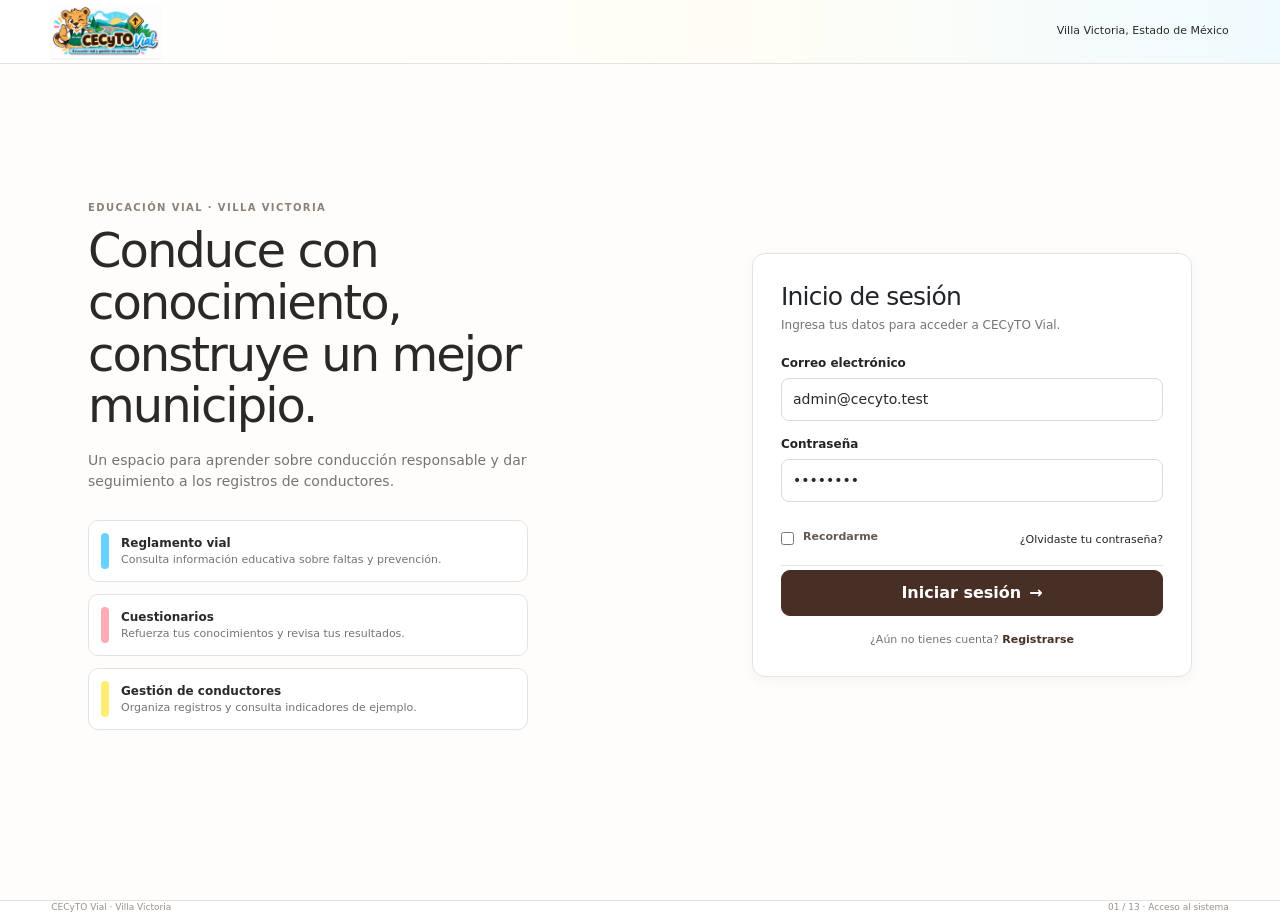
<file: estadisticas.html>
<!DOCTYPE html>
<html lang="es">
 <head>
  <meta charset="utf-8"/>
  <meta content="width=device-width,initial-scale=1" name="viewport"/>
  <title>
   CECyTO Vial | 10 / 13 &middot; Estad&iacute;sticas
  </title>
  <link href="https://cdn.jsdelivr.net/npm/bootstrap@5.3.8/dist/css/bootstrap.min.css" rel="stylesheet"/>
  <link href="styles.css" rel="stylesheet"/>
 </head>
 <body>
  <div class="app-shell">
   <header class="topbar">
    <a class="brand" href="dashboard.html">
     <img alt="CECyTO Vial &mdash; Educaci&oacute;n vial y gesti&oacute;n de conductores" class="brand-logo" src="logo-cecyto-vial.png"/>
    </a>
    <div class="top-user">
     <div class="user-meta">
      <strong id="headerName">
       Mariana Torres
      </strong>
      <br/>
      <span class="muted" id="headerRole">
       Administraci&oacute;n
      </span>
     </div>
     <div class="avatar" id="headerAvatar">
      MT
     </div>
    </div>
   </header>
   <div class="workspace">
    <aside class="sidebar">
     <div class="nav-label">
      Men&uacute; principal
     </div>
     <nav class="nav">
      <a class="" href="dashboard.html">
       <span class="nav-ico">
        ⌂
       </span>
       Inicio
      </a>
      <a class="" href="reglamento.html">
       <span class="nav-ico">
        &nearrow;
       </span>
       Reglamento vial
      </a>
      <a class="" href="cuestionario.html">
       <span class="nav-ico">
        &checkmark;
       </span>
       Cuestionarios
      </a>
      <a class="" data-admin-only="true" href="conductores.html">
       <span class="nav-ico">
        ♙
       </span>
       Conductores
      </a>
      <a class="active" data-admin-only="true" href="estadisticas.html">
       <span class="nav-ico">
        ▥
       </span>
       Estad&iacute;sticas
      </a>
      <a class="" href="perfil.html">
       <span class="nav-ico">
        ◎
       </span>
       Mi perfil
      </a>
      <a class="" data-logout="true" href="#logout">
       <span class="nav-ico">
        &rarrhk;
       </span>
       Cerrar sesi&oacute;n
      </a>
     </nav>
     <div class="location-card">
      <strong>
       Villa Victoria
      </strong>
      Estado de M&eacute;xico
      <br/>
     </div>
    </aside>
    <main class="main">
     <div class="breadcrumb">
      Administraci&oacute;n / Indicadores
     </div>
     <div class="page-head">
      <div>
       <h1>
        Estad&iacute;sticas generales
       </h1>
       <p>
        Panorama del seguimiento de conductores y de la evaluaci&oacute;n educativa.
       </p>
      </div>
     </div>
     <div class="toolbar">
      <div class="field compact">
       <label>
        Periodo
       </label>
       <select id="statsPeriod">
        <option>
         Octubre de 2026
        </option>
        <option>
         Septiembre de 2026
        </option>
        <option>
         Todos los periodos
        </option>
       </select>
      </div>
      <div class="field compact">
       <label>
        Categor&iacute;a
       </label>
       <select id="statsCategory">
        <option>
         Todas las categor&iacute;as
        </option>
        <option>
         Velocidad y prevenci&oacute;n
        </option>
        <option>
         Atenci&oacute;n al conducir
        </option>
       </select>
      </div>
      <button id="statsApply">
       Aplicar filtros
      </button>
     </div>
     <div class="grid stats">
      <article class="card stat" style="--accent:var(--sky)">
       <div class="label">
        Conductores registrados
       </div>
       <div class="value" id="statsDrivers">
        128
       </div>
       <div class="foot">
        Registros guardados en este navegador
       </div>
      </article>
      <article class="card stat" style="--accent:var(--pink)">
       <div class="label">
        Cuestionarios realizados
       </div>
       <div class="value">
        240
       </div>
       <div class="foot">
        192 aprobados &middot; 48 no aprobados
       </div>
      </article>
      <article class="card stat" style="--accent:var(--yellow)">
       <div class="label">
        Aprobaci&oacute;n
       </div>
       <div class="value">
        80%
       </div>
       <div class="foot">
        Proporci&oacute;n de cuestionarios aprobados
       </div>
      </article>
     </div>
     <div class="two-col">
      <section class="card">
       <h2>
        Faltas frecuentes
       </h2>
       <p>
        Distribuci&oacute;n ilustrativa de faltas
       </p>
       <div class="bar-list">
        <div class="bar-row">
         <span>
          Exceso de velocidad
         </span>
         <div class="bar-track">
          <div class="bar-fill" style="width:100%">
          </div>
         </div>
         <b>
          48
         </b>
        </div>
        <div class="bar-row">
         <span>
          Uso del celular
         </span>
         <div class="bar-track">
          <div class="bar-fill" style="width:75%">
          </div>
         </div>
         <b>
          36
         </b>
        </div>
        <div class="bar-row">
         <span>
          Falta de cintur&oacute;n
         </span>
         <div class="bar-track">
          <div class="bar-fill" style="width:58%">
          </div>
         </div>
         <b>
          28
         </b>
        </div>
        <div class="bar-row">
         <span>
          Estacionamiento
         </span>
         <div class="bar-track">
          <div class="bar-fill" style="width:33%">
          </div>
         </div>
         <b>
          16
         </b>
        </div>
       </div>
      </section>
      <section class="card">
       <h2>
        Resultados de cuestionarios
       </h2>
       <div class="value" style="font-size:36px;margin-top:16px">
        240
       </div>
       <p>
        Cuestionarios realizados
       </p>
       <div class="bar-track" style="height:14px;margin:22px 0">
        <div class="bar-fill" style="width:80%;height:100%;background:var(--sky)">
        </div>
       </div>
       <p>
        <span class="badge good">
         192 aprobados &middot; 80%
        </span>
       </p>
       <p>
        <span class="badge warn">
         48 no aprobados &middot; 20%
        </span>
       </p>
      </section>
     </div>
     <div class="notice">
      <span class="notice-icon">
       i
      </span>
      <span>
       Datos demostrativos, no estad&iacute;sticas oficiales. Los valores ilustran el dise&ntilde;o de la pantalla.
      </span>
     </div>
    </main>
   </div>
   <footer class="footer">
    <span>
     CECyTO Vial &middot; Villa Victoria
    </span>
    <span>
     10 / 13 &middot; Estad&iacute;sticas
    </span>
   </footer>
   <div class="toast" id="toast">
   </div>
   <div class="modal-backdrop" id="modal">
    <div class="modal">
     <h2 id="modalTitle">
      Confirmar acci&oacute;n
     </h2>
     <p id="modalText">
      &iquest;Deseas continuar?
     </p>
     <div class="modal-actions">
      <button class="secondary" id="modalCancel">
       Cancelar
      </button>
      <button id="modalConfirm">
       Confirmar
      </button>
     </div>
    </div>
   </div>
   <script src="https://cdn.jsdelivr.net/npm/bootstrap@5.3.8/dist/js/bootstrap.bundle.min.js">
   </script>
   <script src="app.js">
   </script>
  </div>
 </body>
</html>
</file>
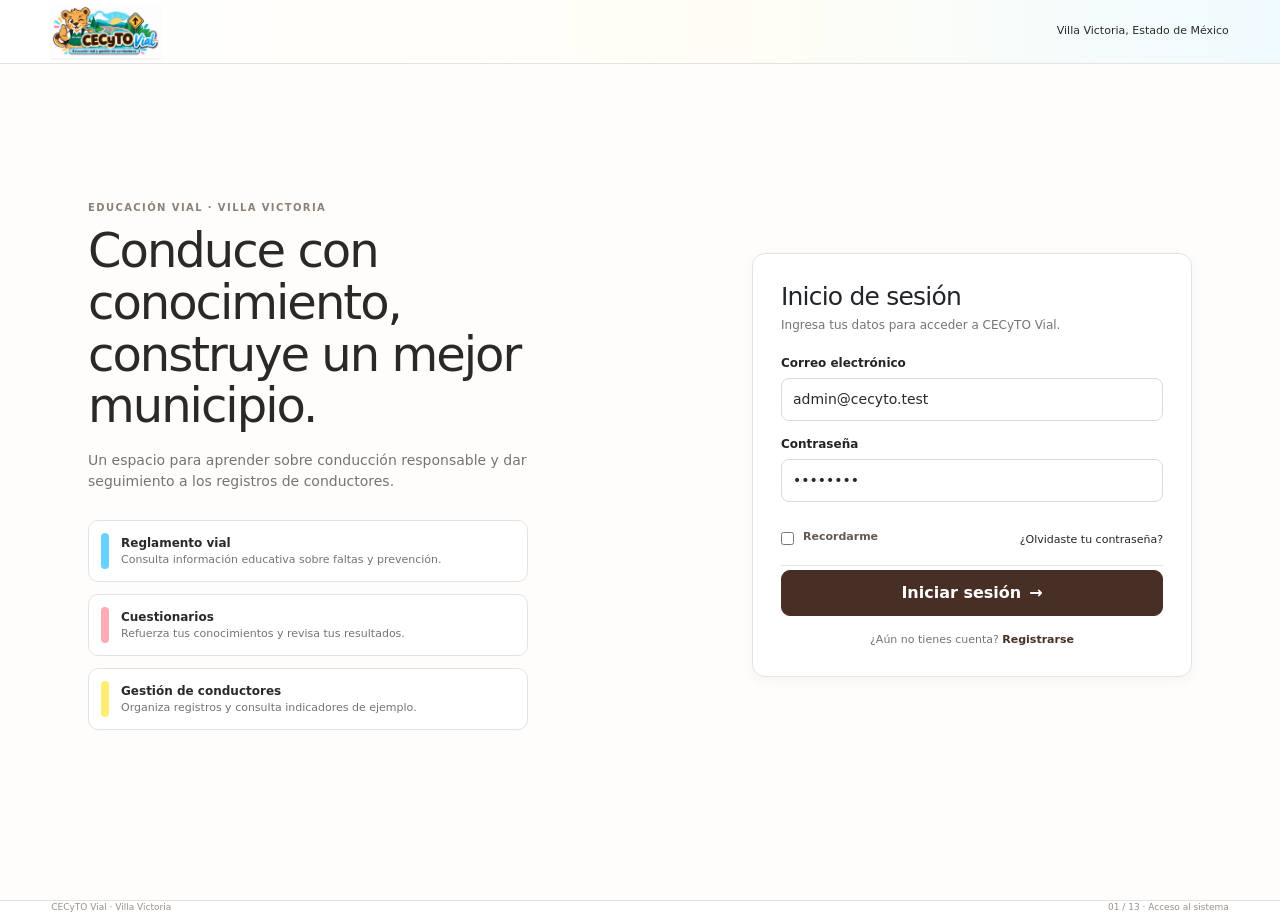
<file: nuevo-conductor.html>
<!DOCTYPE html>
<html lang="es">
 <head>
  <meta charset="utf-8"/>
  <meta content="width=device-width,initial-scale=1" name="viewport"/>
  <title>
   CECyTO Vial | 08 / 13 &middot; Registro de conductor
  </title>
  <link href="https://cdn.jsdelivr.net/npm/bootstrap@5.3.8/dist/css/bootstrap.min.css" rel="stylesheet"/>
  <link href="styles.css" rel="stylesheet"/>
 </head>
 <body>
  <div class="app-shell">
   <header class="topbar">
    <a class="brand" href="dashboard.html">
     <img alt="CECyTO Vial &mdash; Educaci&oacute;n vial y gesti&oacute;n de conductores" class="brand-logo" src="logo-cecyto-vial.png"/>
    </a>
    <div class="top-user">
     <div class="user-meta">
      <strong id="headerName">
       Mariana Torres
      </strong>
      <br/>
      <span class="muted" id="headerRole">
       Administraci&oacute;n
      </span>
     </div>
     <div class="avatar" id="headerAvatar">
      MT
     </div>
    </div>
   </header>
   <div class="workspace">
    <aside class="sidebar">
     <div class="nav-label">
      Men&uacute; principal
     </div>
     <nav class="nav">
      <a class="" href="dashboard.html">
       <span class="nav-ico">
        ⌂
       </span>
       Inicio
      </a>
      <a class="" href="reglamento.html">
       <span class="nav-ico">
        &nearrow;
       </span>
       Reglamento vial
      </a>
      <a class="" href="cuestionario.html">
       <span class="nav-ico">
        &checkmark;
       </span>
       Cuestionarios
      </a>
      <a class="active" data-admin-only="true" href="conductores.html">
       <span class="nav-ico">
        ♙
       </span>
       Conductores
      </a>
      <a class="" data-admin-only="true" href="estadisticas.html">
       <span class="nav-ico">
        ▥
       </span>
       Estad&iacute;sticas
      </a>
      <a class="" href="perfil.html">
       <span class="nav-ico">
        ◎
       </span>
       Mi perfil
      </a>
      <a class="" data-logout="true" href="#logout">
       <span class="nav-ico">
        &rarrhk;
       </span>
       Cerrar sesi&oacute;n
      </a>
     </nav>
     <div class="location-card">
      <strong>
       Villa Victoria
      </strong>
      Estado de M&eacute;xico
      <br/>
     </div>
    </aside>
    <main class="main">
     <div class="breadcrumb">
      Conductores / Nuevo registro
     </div>
     <div class="page-head">
      <div>
       <h1>
        Registrar nuevo conductor
       </h1>
       <p>
        Captura la informaci&oacute;n de seguimiento con datos ficticios de demostraci&oacute;n.
       </p>
      </div>
     </div>
     <form class="card" id="driverForm">
      <div style="display:flex;justify-content:space-between;margin-bottom:16px">
       <h3>
        Datos del registro
       </h3>
       <small>
        * Campos obligatorios
       </small>
      </div>
      <div class="form-grid">
       <div class="field">
        <label>
         Nombre completo *
        </label>
        <input id="driverName" placeholder="Mauricio &Aacute;lvarez Soto" required=""/>
       </div>
       <div class="field">
        <label>
         Identificador de registro *
        </label>
        <input id="driverId" placeholder="REG-DEMO-0129" required=""/>
       </div>
       <div class="field">
        <label>
         Tel&eacute;fono *
        </label>
        <input id="driverPhone" inputmode="numeric" maxlength="10" pattern="[0-9]{10}" placeholder="10 d&iacute;gitos" required=""/>
        <small>
         Ingresa exactamente 10 d&iacute;gitos.
        </small>
       </div>
       <div class="field span-2">
        <label>
         Direcci&oacute;n *
        </label>
        <input id="driverAddress" placeholder="Calle de Ejemplo 12, colonia ficticia" required=""/>
       </div>
       <div class="field">
        <label>
         Tipo de falta *
        </label>
        <select id="driverType" required="">
         <option>
          Exceso de velocidad
         </option>
         <option>
          Uso del celular
         </option>
         <option>
          Falta de cintur&oacute;n
         </option>
         <option>
          Estacionamiento prohibido
         </option>
        </select>
       </div>
       <div class="field">
        <label>
         Fecha *
        </label>
        <input id="driverDate" required="" type="date"/>
       </div>
       <div class="field span-3">
        <label>
         Observaciones
        </label>
        <textarea id="driverNotes" placeholder="Notas de seguimiento educativo (opcional)"></textarea>
       </div>
      </div>
      <div class="notice">
       <span class="notice-icon">
        i
       </span>
       <span>
        Revisa los datos antes de guardar. No captures CURP, licencia u otros identificadores personales reales en esta maqueta.
       </span>
      </div>
      <div class="form-actions">
       <button type="submit">
        Guardar registro
       </button>
       <a class="btn secondary" data-admin-only="true" href="conductores.html">
        Cancelar
       </a>
      </div>
     </form>
    </main>
   </div>
   <footer class="footer">
    <span>
     CECyTO Vial &middot; Villa Victoria
    </span>
    <span>
     08 / 13 &middot; Registro de conductor
    </span>
   </footer>
   <div class="toast" id="toast">
   </div>
   <div class="modal-backdrop" id="modal">
    <div class="modal">
     <h2 id="modalTitle">
      Confirmar acci&oacute;n
     </h2>
     <p id="modalText">
      &iquest;Deseas continuar?
     </p>
     <div class="modal-actions">
      <button class="secondary" id="modalCancel">
       Cancelar
      </button>
      <button id="modalConfirm">
       Confirmar
      </button>
     </div>
    </div>
   </div>
   <script src="https://cdn.jsdelivr.net/npm/bootstrap@5.3.8/dist/js/bootstrap.bundle.min.js">
   </script>
   <script src="app.js">
   </script>
  </div>
 </body>
</html>
</file>
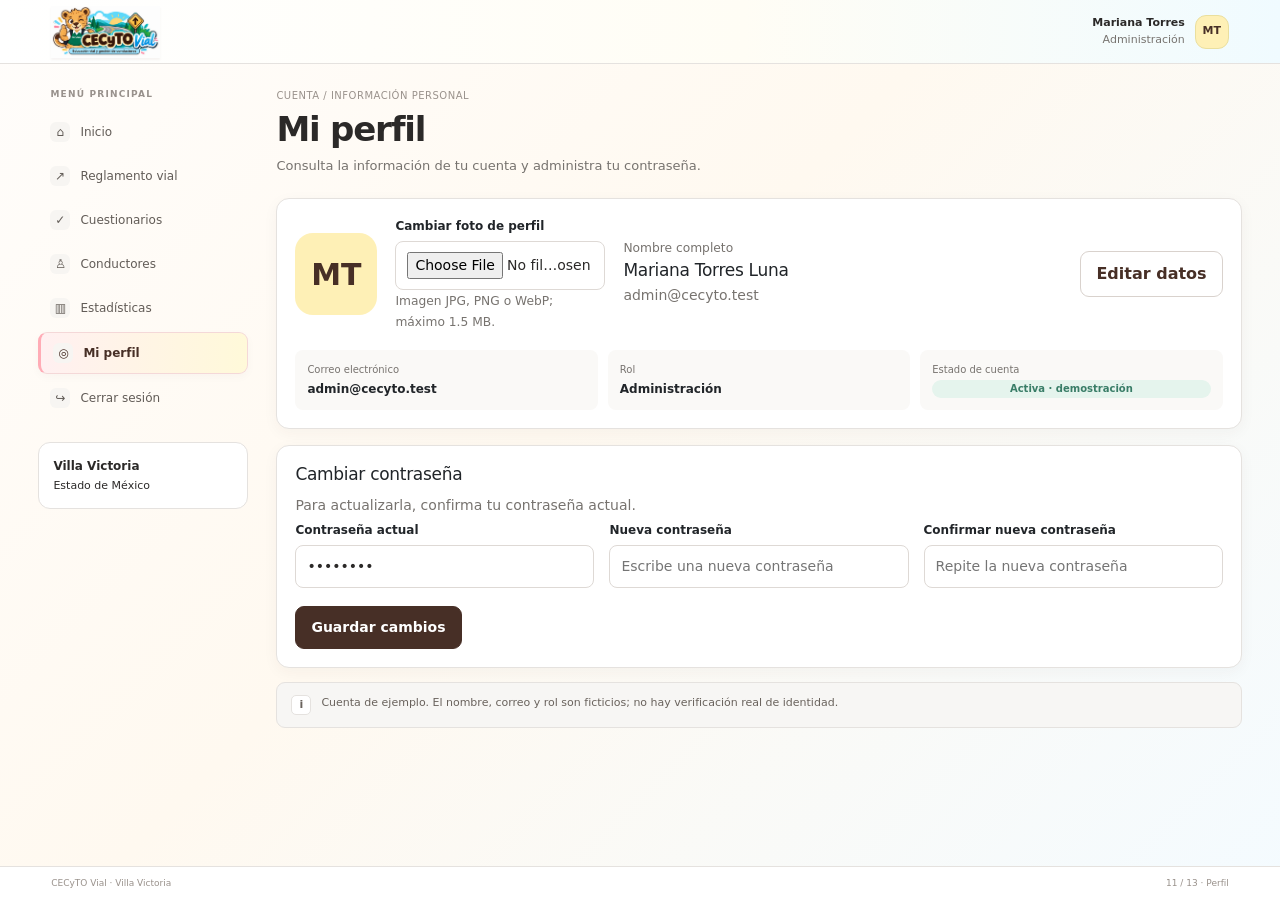
<file: perfil.html>
<!DOCTYPE html>
<html lang="es">
 <head>
  <meta charset="utf-8"/>
  <meta content="width=device-width,initial-scale=1" name="viewport"/>
  <title>
   CECyTO Vial | 11 / 13 &middot; Perfil
  </title>
  <link href="https://cdn.jsdelivr.net/npm/bootstrap@5.3.8/dist/css/bootstrap.min.css" rel="stylesheet"/>
  <link href="styles.css" rel="stylesheet"/>
 </head>
 <body>
  <div class="app-shell">
   <header class="topbar">
    <a class="brand" href="dashboard.html">
     <img alt="CECyTO Vial &mdash; Educaci&oacute;n vial y gesti&oacute;n de conductores" class="brand-logo" src="logo-cecyto-vial.png"/>
    </a>
    <div class="top-user">
     <div class="user-meta">
      <strong id="headerName">
       Mariana Torres
      </strong>
      <br/>
      <span class="muted" id="headerRole">
       Administraci&oacute;n
      </span>
     </div>
     <div class="avatar" id="headerAvatar">
      MT
     </div>
    </div>
   </header>
   <div class="workspace">
    <aside class="sidebar">
     <div class="nav-label">
      Men&uacute; principal
     </div>
     <nav class="nav">
      <a class="" href="dashboard.html">
       <span class="nav-ico">
        ⌂
       </span>
       Inicio
      </a>
      <a class="" href="reglamento.html">
       <span class="nav-ico">
        &nearrow;
       </span>
       Reglamento vial
      </a>
      <a class="" href="cuestionario.html">
       <span class="nav-ico">
        &checkmark;
       </span>
       Cuestionarios
      </a>
      <a class="" data-admin-only="true" href="conductores.html">
       <span class="nav-ico">
        ♙
       </span>
       Conductores
      </a>
      <a class="" data-admin-only="true" href="estadisticas.html">
       <span class="nav-ico">
        ▥
       </span>
       Estad&iacute;sticas
      </a>
      <a class="active" href="perfil.html">
       <span class="nav-ico">
        ◎
       </span>
       Mi perfil
      </a>
      <a class="" data-logout="true" href="#logout">
       <span class="nav-ico">
        &rarrhk;
       </span>
       Cerrar sesi&oacute;n
      </a>
     </nav>
     <div class="location-card">
      <strong>
       Villa Victoria
      </strong>
      Estado de M&eacute;xico
      <br/>
     </div>
    </aside>
    <main class="main">
     <div class="breadcrumb">
      Cuenta / Informaci&oacute;n personal
     </div>
     <div class="page-head">
      <div>
       <h1>
        Mi perfil
       </h1>
       <p>
        Consulta la informaci&oacute;n de tu cuenta y administra tu contrase&ntilde;a.
       </p>
      </div>
     </div>
     <div class="card">
      <div class="profile-hero">
       <div class="profile-avatar" id="profileInitials">
        MT
       </div>
       <div class="field" style="min-width:160px;max-width:210px">
        <label for="profilePhotoInput">
         Cambiar foto de perfil
        </label>
        <input accept="image/*" id="profilePhotoInput" type="file"/>
        <small>
         Imagen JPG, PNG o WebP; m&aacute;ximo 1.5 MB.
        </small>
       </div>
       <div style="flex:1">
        <small>
         Nombre completo
        </small>
        <h2 id="profileName" style="margin:2px 0">
         Mariana Torres Luna
        </h2>
        <p id="profileEmail">
         mariana.torres@ejemplo.test
        </p>
       </div>
       <a class="btn secondary" href="editar-perfil.html">
        Editar datos
       </a>
      </div>
      <div class="profile-details">
       <div class="detail">
        <span>
         Correo electr&oacute;nico
        </span>
        <strong id="profileEmail2">
         mariana.torres@ejemplo.test
        </strong>
       </div>
       <div class="detail">
        <span>
         Rol
        </span>
        <strong id="profileRole">
         Administraci&oacute;n
        </strong>
       </div>
       <div class="detail">
        <span>
         Estado de cuenta
        </span>
        <strong>
         <span class="badge good">
          Activa &middot; demostraci&oacute;n
         </span>
        </strong>
       </div>
      </div>
     </div>
     <div class="card" style="margin-top:16px">
      <h2>
       Cambiar contrase&ntilde;a
      </h2>
      <p>
       Para actualizarla, confirma tu contrase&ntilde;a actual.
      </p>
      <form id="passwordForm">
       <div class="form-grid">
        <div class="field">
         <label>
          Contrase&ntilde;a actual
         </label>
         <input id="currentPassword" required="" type="password" value="demo1234"/>
        </div>
        <div class="field">
         <label>
          Nueva contrase&ntilde;a
         </label>
         <input id="newPassword" minlength="8" placeholder="Escribe una nueva contrase&ntilde;a" required="" type="password"/>
        </div>
        <div class="field">
         <label>
          Confirmar nueva contrase&ntilde;a
         </label>
         <input id="confirmPassword" minlength="8" placeholder="Repite la nueva contrase&ntilde;a" required="" type="password"/>
        </div>
       </div>
       <div class="form-actions">
        <button type="submit">
         Guardar cambios
        </button>
       </div>
      </form>
     </div>
     <div class="notice">
      <span class="notice-icon">
       i
      </span>
      <span>
       Cuenta de ejemplo. El nombre, correo y rol son ficticios; no hay verificaci&oacute;n real de identidad.
      </span>
     </div>
    </main>
   </div>
   <footer class="footer">
    <span>
     CECyTO Vial &middot; Villa Victoria
    </span>
    <span>
     11 / 13 &middot; Perfil
    </span>
   </footer>
   <div class="toast" id="toast">
   </div>
   <div class="modal-backdrop" id="modal">
    <div class="modal">
     <h2 id="modalTitle">
      Confirmar acci&oacute;n
     </h2>
     <p id="modalText">
      &iquest;Deseas continuar?
     </p>
     <div class="modal-actions">
      <button class="secondary" id="modalCancel">
       Cancelar
      </button>
      <button id="modalConfirm">
       Confirmar
      </button>
     </div>
    </div>
   </div>
   <script src="https://cdn.jsdelivr.net/npm/bootstrap@5.3.8/dist/js/bootstrap.bundle.min.js">
   </script>
   <script src="app.js">
   </script>
  </div>
 </body>
</html>
</file>
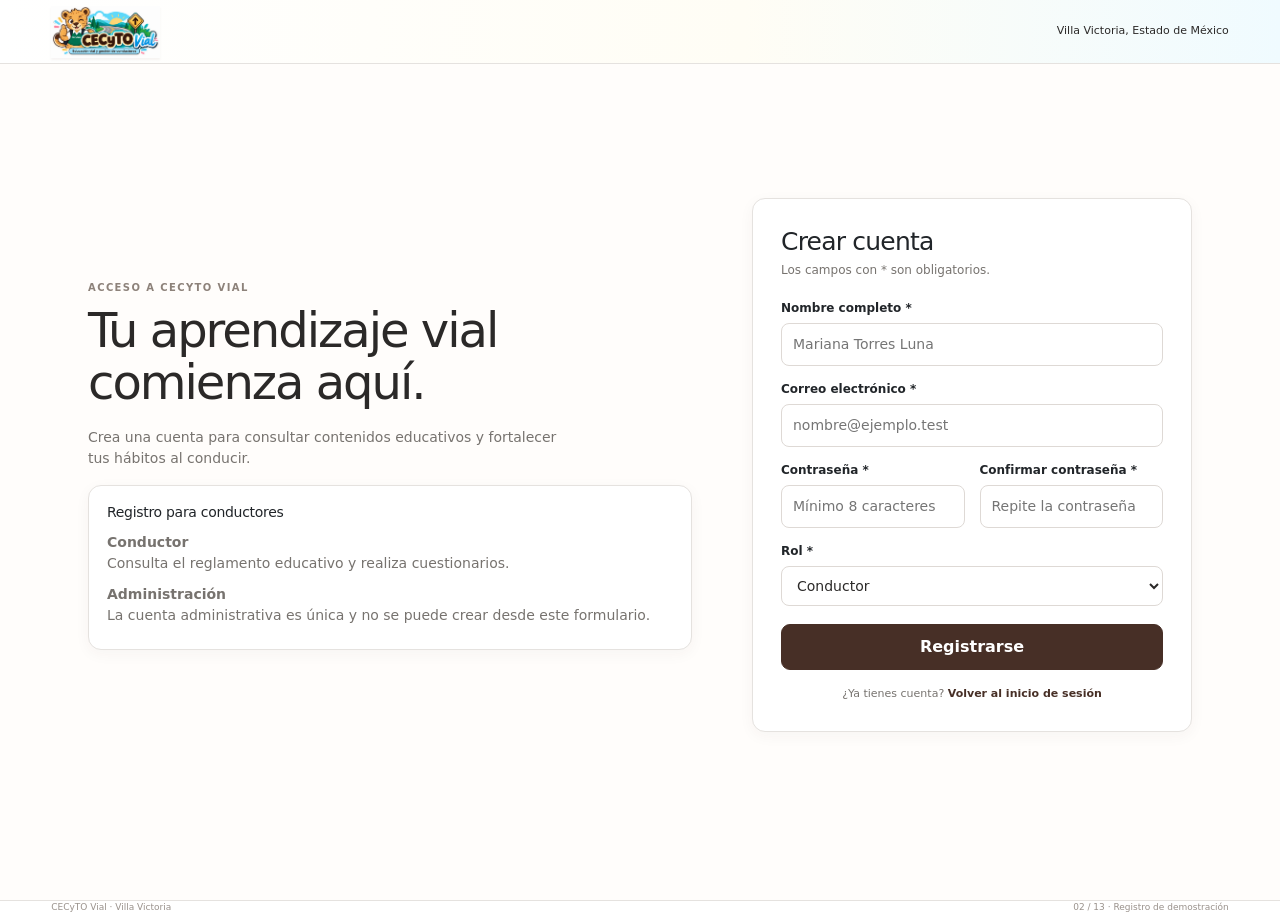
<file: registro.html>
<!DOCTYPE html>
<html lang="es">
 <head>
  <meta charset="utf-8"/>
  <meta content="width=device-width,initial-scale=1" name="viewport"/>
  <title>
   CECyTO Vial | Crear cuenta
  </title>
  <link href="https://cdn.jsdelivr.net/npm/bootstrap@5.3.8/dist/css/bootstrap.min.css" rel="stylesheet"/>
  <link href="styles.css" rel="stylesheet"/>
 </head>
 <body>
  <div class="auth-shell">
   <header class="topbar">
    <a class="brand" href="index.html">
     <img alt="CECyTO Vial &mdash; Educaci&oacute;n vial y gesti&oacute;n de conductores" class="brand-logo" src="logo-cecyto-vial.png"/>
    </a>
    <div class="top-user">
     <span>
      Villa Victoria, Estado de M&eacute;xico
     </span>
    </div>
   </header>
   <main class="auth-content">
    <section class="auth-copy">
     <div class="eyebrow">
      Acceso a CECyTO Vial
     </div>
     <h1>
      Tu aprendizaje vial comienza aqu&iacute;.
     </h1>
     <p>
      Crea una cuenta para consultar contenidos educativos y fortalecer tus h&aacute;bitos al conducir.
     </p>
     <div class="card">
      <h3>
       Registro para conductores
      </h3>
      <p>
       <b>
        Conductor
       </b>
       <br/>
       Consulta el reglamento educativo y realiza cuestionarios.
      </p>
      <p>
       <b>
        Administraci&oacute;n
       </b>
       <br/>
       La cuenta administrativa es &uacute;nica y no se puede crear desde este formulario.
      </p>
     </div>
    </section>
    <section class="card auth-card">
     <h2>
      Crear cuenta
     </h2>
     <p>
      Los campos con * son obligatorios.
     </p>
     <form id="registerForm">
      <div class="field">
       <label>
        Nombre completo *
       </label>
       <input id="regName" placeholder="Mariana Torres Luna" required=""/>
      </div>
      <div class="field">
       <label>
        Correo electr&oacute;nico *
       </label>
       <input id="regEmail" placeholder="nombre@ejemplo.test" required="" type="email"/>
      </div>
      <div class="form-grid two">
       <div class="field">
        <label>
         Contrase&ntilde;a *
        </label>
        <input id="regPass" minlength="8" placeholder="M&iacute;nimo 8 caracteres" required="" type="password"/>
       </div>
       <div class="field">
        <label>
         Confirmar contrase&ntilde;a *
        </label>
        <input id="regConfirm" minlength="8" placeholder="Repite la contrase&ntilde;a" required="" type="password"/>
       </div>
      </div>
      <div class="field">
       <label>
        Rol *
       </label>
       <select disabled="" id="regRole">
        <option selected="" value="Conductor">
         Conductor
        </option>
       </select>
       <input id="regRoleValue" type="hidden" value="Conductor"/>
      </div>
      <button class="btn" type="submit">
       Registrarse
      </button>
      <div class="auth-switch">
       &iquest;Ya tienes cuenta?
       <a href="index.html">
        Volver al inicio de sesi&oacute;n
       </a>
      </div>
     </form>
    </section>
   </main>
  </div>
  <footer class="footer">
   <span>
    CECyTO Vial &middot; Villa Victoria
   </span>
   <span>
    02 / 13 &middot; Registro de demostraci&oacute;n
   </span>
  </footer>
  <div class="toast" id="toast">
  </div>
  <div class="modal-backdrop" id="modal">
   <div class="modal">
    <h2 id="modalTitle">
     Confirmar acci&oacute;n
    </h2>
    <p id="modalText">
     &iquest;Deseas continuar?
    </p>
    <div class="modal-actions">
     <button class="secondary" id="modalCancel">
      Cancelar
     </button>
     <button id="modalConfirm">
      Confirmar
     </button>
    </div>
   </div>
  </div>
  <script src="https://cdn.jsdelivr.net/npm/bootstrap@5.3.8/dist/js/bootstrap.bundle.min.js">
  </script>
  <script src="app.js">
  </script>
  <script src="app.js">
  </script>
 </body>
</html>
</file>
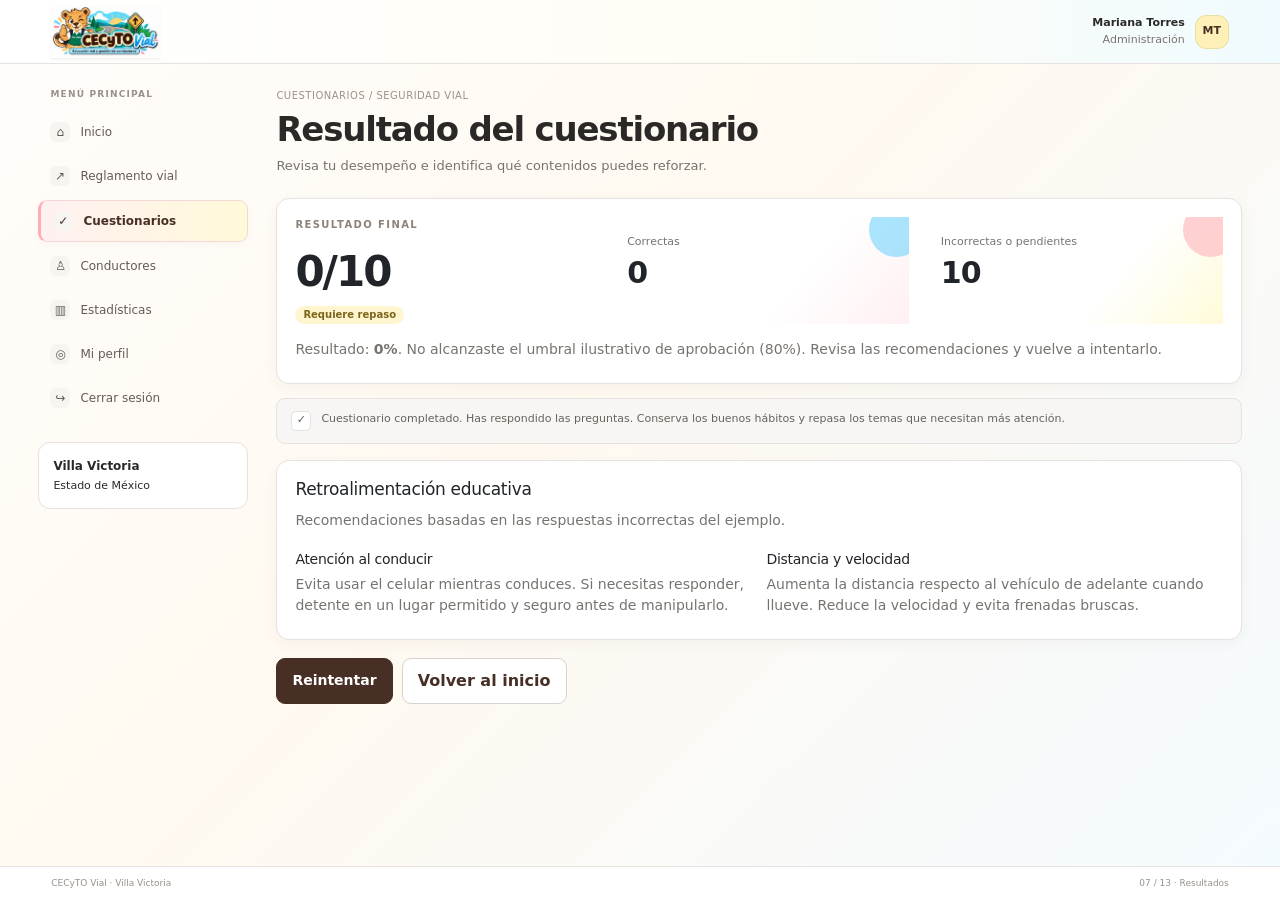
<file: resultado.html>
<!DOCTYPE html>
<html lang="es">
 <head>
  <meta charset="utf-8"/>
  <meta content="width=device-width,initial-scale=1" name="viewport"/>
  <title>
   CECyTO Vial | 07 / 13 &middot; Resultados
  </title>
  <link href="https://cdn.jsdelivr.net/npm/bootstrap@5.3.8/dist/css/bootstrap.min.css" rel="stylesheet"/>
  <link href="styles.css" rel="stylesheet"/>
 </head>
 <body>
  <div class="app-shell">
   <header class="topbar">
    <a class="brand" href="dashboard.html">
     <img alt="CECyTO Vial &mdash; Educaci&oacute;n vial y gesti&oacute;n de conductores" class="brand-logo" src="logo-cecyto-vial.png"/>
    </a>
    <div class="top-user">
     <div class="user-meta">
      <strong id="headerName">
       Mariana Torres
      </strong>
      <br/>
      <span class="muted" id="headerRole">
       Administraci&oacute;n
      </span>
     </div>
     <div class="avatar" id="headerAvatar">
      MT
     </div>
    </div>
   </header>
   <div class="workspace">
    <aside class="sidebar">
     <div class="nav-label">
      Men&uacute; principal
     </div>
     <nav class="nav">
      <a class="" href="dashboard.html">
       <span class="nav-ico">
        ⌂
       </span>
       Inicio
      </a>
      <a class="" href="reglamento.html">
       <span class="nav-ico">
        &nearrow;
       </span>
       Reglamento vial
      </a>
      <a class="active" href="cuestionario.html">
       <span class="nav-ico">
        &checkmark;
       </span>
       Cuestionarios
      </a>
      <a class="" data-admin-only="true" href="conductores.html">
       <span class="nav-ico">
        ♙
       </span>
       Conductores
      </a>
      <a class="" data-admin-only="true" href="estadisticas.html">
       <span class="nav-ico">
        ▥
       </span>
       Estad&iacute;sticas
      </a>
      <a class="" href="perfil.html">
       <span class="nav-ico">
        ◎
       </span>
       Mi perfil
      </a>
      <a class="" data-logout="true" href="#logout">
       <span class="nav-ico">
        &rarrhk;
       </span>
       Cerrar sesi&oacute;n
      </a>
     </nav>
     <div class="location-card">
      <strong>
       Villa Victoria
      </strong>
      Estado de M&eacute;xico
      <br/>
     </div>
    </aside>
    <main class="main">
     <div class="breadcrumb">
      Cuestionarios / Seguridad vial
     </div>
     <div class="page-head">
      <div>
       <h1>
        Resultado del cuestionario
       </h1>
       <p>
        Revisa tu desempe&ntilde;o e identifica qu&eacute; contenidos puedes reforzar.
       </p>
      </div>
     </div>
     <div class="card" id="resultSummary">
     </div>
     <div class="notice">
      <span class="notice-icon">
       &checkmark;
      </span>
      <span>
       Cuestionario completado. Has respondido las preguntas. Conserva los buenos h&aacute;bitos y repasa los temas que necesitan m&aacute;s atenci&oacute;n.
      </span>
     </div>
     <div class="card" style="margin-top:16px">
      <h2>
       Retroalimentaci&oacute;n educativa
      </h2>
      <p>
       Recomendaciones basadas en las respuestas incorrectas del ejemplo.
      </p>
      <div class="grid form-grid two" style="margin-top:15px">
       <div>
        <h3>
         Atenci&oacute;n al conducir
        </h3>
        <p>
         Evita usar el celular mientras conduces. Si necesitas responder, detente en un lugar permitido y seguro antes de manipularlo.
        </p>
       </div>
       <div>
        <h3>
         Distancia y velocidad
        </h3>
        <p>
         Aumenta la distancia respecto al veh&iacute;culo de adelante cuando llueve. Reduce la velocidad y evita frenadas bruscas.
        </p>
       </div>
      </div>
     </div>
     <div class="form-actions">
      <button id="retryQuiz">
       Reintentar
      </button>
      <a class="btn secondary" href="dashboard.html">
       Volver al inicio
      </a>
     </div>
    </main>
   </div>
   <footer class="footer">
    <span>
     CECyTO Vial &middot; Villa Victoria
    </span>
    <span>
     07 / 13 &middot; Resultados
    </span>
   </footer>
   <div class="toast" id="toast">
   </div>
   <div class="modal-backdrop" id="modal">
    <div class="modal">
     <h2 id="modalTitle">
      Confirmar acci&oacute;n
     </h2>
     <p id="modalText">
      &iquest;Deseas continuar?
     </p>
     <div class="modal-actions">
      <button class="secondary" id="modalCancel">
       Cancelar
      </button>
      <button id="modalConfirm">
       Confirmar
      </button>
     </div>
    </div>
   </div>
   <script src="https://cdn.jsdelivr.net/npm/bootstrap@5.3.8/dist/js/bootstrap.bundle.min.js">
   </script>
   <script src="app.js">
   </script>
  </div>
 </body>
</html>
</file>
<file: styles.css>
:root {
    --pink: #FFACB6;
    --sky: #66D2FF;
    --yellow: #FEEE74;
    --lavender: #8BA2F0;
    --lemon: #FFFF8B;
    --cream: #FEF0B6;
    --pale: #BBD3E0;
    --brown: #472F26;
    --ink: #2b2928;
    --muted: #77736f;
    --line: #e5e2df;
    --paper: #fffdfb;
    --soft: #f7f5f2;
    --green: #397d67;
    --red: #b14b52;
    --shadow: 0 12px 32px rgba(71,47,38,.08);
}
* {
    box-sizing: border-box;
}
html {
    scroll-behavior: smooth;
}
body {
    margin: 0;
    background: #f7f7f6;
    color: var(--ink);
    font: 14px/1.5 Inter,ui-sans-serif,system-ui,-apple-system,BlinkMacSystemFont,"Segoe UI",sans-serif;
}
a {
    color: inherit;
    text-decoration: none;
}
button,input,select,textarea {
    font: inherit;
}
button,.btn {
    border: 1px solid var(--brown);
    background: var(--brown);
    color: white;
    border-radius: 9px;
    padding: 10px 15px;
    cursor: pointer;
    display: inline-flex;
    align-items: center;
    justify-content: center;
    gap: 8px;
    font-weight: 650;
    transition: .18s ease;
}
button: hover,.btn:hover {
    transform: translateY(-1px);
    box-shadow: 0 6px 14px #472f2620;
}
button.secondary,.btn.secondary {
    background: #fff;
    color: var(--brown);
    border-color: #d9d2cd;
}
button.ghost,.btn.ghost {
    background: transparent;
    color: var(--brown);
    border-color: transparent;
}
button.danger {
    background: var(--red);
    border-color: var(--red);
}
button.small,.btn.small {
    padding: 7px 10px;
    font-size: 12px;
    border-radius: 7px;
}
button: disabled {
    opacity: .45;
    cursor: not-allowed;
    transform: none;
    box-shadow: none;
}
input,select,textarea {
    width: 100%;
    border: 1px solid #ded9d5;
    background: white;
    border-radius: 8px;
    padding: 10px 11px;
    outline: none;
    color: var(--ink);
}
input: focus,select:focus,textarea:focus {
    border-color: var(--sky);
    box-shadow: 0 0 0 3px #66d2ff35;
}
textarea {
    resize: vertical;
    min-height: 90px;
}
label {
    display: block;
    font-weight: 650;
    font-size: 12px;
    margin: 0 0 6px;
}
small,.muted {
    color: var(--muted);
}
.app-shell {
    min-height: 100vh;
    display: grid;
    grid-template-rows: 64px 1fr 34px;
}
.topbar {
    background: #fff;
    border-bottom: 1px solid var(--line);
    display: flex;
    align-items: center;
    justify-content: space-between;
    padding: 0 clamp(18px,4vw,52px);
    position: sticky;
    top: 0;
    z-index: 20;
}
.brand {
    display: flex;
    align-items: center;
    gap: 11px;
    font-weight: 800;
    letter-spacing: -.4px;
}
.brand-logo {
    display: block;
    width: clamp(150px,19vw,230px);
    height: 52px;
    object-fit: contain;
    object-position: left center;
    flex: none;
}
.brand-sub {
    display: block;
    font-size: 10px;
    font-weight: 500;
    color: var(--muted);
    letter-spacing: 0;
}
.top-user {
    display: flex;
    align-items: center;
    gap: 10px;
    text-align: right;
    font-size: 11px;
}
.avatar {
    width: 34px;
    height: 34px;
    border-radius: 11px;
    background: var(--cream);
    display: grid;
    place-items: center;
    font-weight: 800;
    color: var(--brown);
    border: 1px solid #eadf9e;
}
.workspace {
    display: grid;
    grid-template-columns: 210px minmax(0,1fr);
    max-width: 1500px;
    width: 100%;
    margin: 0 auto;
    padding: 24px clamp(16px,3vw,40px) 42px;
    gap: 28px;
}
.sidebar {
    position: sticky;
    top: 88px;
    align-self: start;
}
.nav-label {
    font-size: 9px;
    letter-spacing: 1.2px;
    text-transform: uppercase;
    color: #98918c;
    font-weight: 800;
    padding: 0 12px 10px;
}
.nav {
    display: grid;
    gap: 4px;
}
.nav a {
    padding: 10px 12px;
    border-radius: 9px;
    font-size: 12px;
    color: #625c57;
    display: flex;
    align-items: center;
    gap: 10px;
}
.nav a:hover {
    background: #fff;
}
.nav a.active {
    background: #fff;
    border: 1px solid var(--line);
    color: var(--brown);
    font-weight: 750;
    box-shadow: 0 3px 10px #472f2608;
}
.nav-ico {
    width: 20px;
    height: 20px;
    border-radius: 6px;
    background: var(--soft);
    display: grid;
    place-items: center;
    font-size: 12px;
}
.location-card {
    margin-top: 24px;
    background: #fff;
    border: 1px solid var(--line);
    border-radius: 12px;
    padding: 14px;
    font-size: 11px;
}
.location-card strong {
    display: block;
    font-size: 12px;
    margin-bottom: 3px;
}
.location-chip {
    display: inline-block;
    background: #e8f5ef;
    color: #397d67;
    padding: 3px 7px;
    border-radius: 20px;
    font-size: 9px;
    margin-top: 8px;
}
.main {
    min-width: 0;
}
.breadcrumb {
    font-size: 10px;
    color: #9a928c;
    letter-spacing: .5px;
    text-transform: uppercase;
    margin: 0 0 7px;
}
.page-head {
    display: flex;
    justify-content: space-between;
    align-items: flex-start;
    gap: 18px;
    margin-bottom: 22px;
}
.page-head h1 {
    font-size: clamp(25px,3vw,34px);
    line-height: 1.15;
    letter-spacing: -1.2px;
    margin: 0 0 7px;
    font-weight: 760;
}
.page-head p {
    margin: 0;
    color: var(--muted);
    max-width: 680px;
    font-size: 13px;
}
.eyebrow {
    font-size: 10px;
    text-transform: uppercase;
    letter-spacing: 1.4px;
    font-weight: 800;
    color: #8d827a;
    margin-bottom: 8px;
}
.card {
    background: white;
    border: 1px solid var(--line);
    border-radius: 13px;
    padding: 18px;
    box-shadow: 0 2px 5px #472f2605;
}
.card h2,.card h3 {
    margin: 0 0 6px;
    letter-spacing: -.3px;
}
.card h2 {
    font-size: 17px;
}
.card h3 {
    font-size: 14px;
}
.card p {
    margin: 5px 0;
    color: var(--muted);
}
.grid {
    display: grid;
    gap: 14px;
}
.grid.stats {
    grid-template-columns: repeat(3,minmax(0,1fr));
    margin-bottom: 18px;
}
.stat {
    padding: 17px 18px;
    position: relative;
    overflow: hidden;
}
.stat:after {
    content: "";
    position: absolute;
    width: 55px;
    height: 55px;
    border-radius: 50%;
    right: -15px;
    top: -15px;
    background: var(--accent,var(--cream));
    opacity: .55;
}
.stat .label {
    font-size: 11px;
    color: var(--muted);
    position: relative;
    z-index: 1;
}
.stat .value {
    font-size: 30px;
    letter-spacing: -1px;
    font-weight: 760;
    line-height: 1.2;
    margin: 5px 0;
    position: relative;
    z-index: 1;
}
.stat .foot {
    font-size: 10px;
    color: #8b837d;
}
.section-title {
    display: flex;
    align-items: center;
    justify-content: space-between;
    gap: 12px;
    margin: 24px 0 12px;
}
.section-title h2 {
    font-size: 17px;
    margin: 0;
    letter-spacing: -.4px;
}
.quick-grid {
    grid-template-columns: repeat(3,minmax(0,1fr));
}
.quick-card {
    min-height: 138px;
    display: flex;
    flex-direction: column;
    align-items: flex-start;
    gap: 12px;
}
.quick-card .mini-icon {
    width: 40px;
    height: 40px;
    border-radius: 12px;
    display: grid;
    place-items: center;
    font-size: 20px;
    background: var(--accent,var(--cream));
}
.quick-card .btn {
    margin-top: auto;
}
.table-wrap {
    overflow: auto;
    border: 1px solid var(--line);
    border-radius: 10px;
    background: white;
}
table {
    width: 100%;
    border-collapse: collapse;
    font-size: 12px;
    white-space: nowrap;
}
th {
    text-align: left;
    background: #f7f6f4;
    color: #736c66;
    font-size: 10px;
    text-transform: uppercase;
    letter-spacing: .45px;
    padding: 12px 14px;
}
td {
    padding: 13px 14px;
    border-top: 1px solid #eeeae7;
}
tbody tr:hover {
    background: #fffdf9;
}
.badge {
    display: inline-flex;
    align-items: center;
    gap: 5px;
    border-radius: 20px;
    padding: 4px 8px;
    font-size: 10px;
    font-weight: 750;
    background: #f1efec;
    color: #625b55;
}
.badge.good {
    background: #e5f4ed;
    color: #397d67;
}
.badge.warn {
    background: #fff5cf;
    color: #7b651a;
}
.badge.bad {
    background: #fbe7e8;
    color: #a64048;
}
.toolbar {
    display: flex;
    align-items: end;
    gap: 10px;
    flex-wrap: wrap;
    margin-bottom: 14px;
}
.field {
    min-width: 0;
    flex: 1;
}
.field.compact {
    flex: 0 1 180px;
}
.field.search {
    flex: 2 1 220px;
}
.form-grid {
    display: grid;
    grid-template-columns: repeat(3,minmax(0,1fr));
    gap: 15px;
}
.form-grid.two {
    grid-template-columns: repeat(2,minmax(0,1fr));
}
.span-2 {
    grid-column: span 2;
}
.span-3 {
    grid-column: 1/-1;
}
.form-actions {
    display: flex;
    gap: 9px;
    margin-top: 18px;
}
.notice {
    border: 1px solid var(--line);
    background: #f7f6f4;
    border-radius: 9px;
    padding: 12px 14px;
    font-size: 11px;
    color: #69625c;
    display: flex;
    gap: 10px;
    align-items: flex-start;
    margin: 14px 0;
}
.notice .notice-icon {
    font-weight: 900;
    background: white;
    border: 1px solid var(--line);
    width: 20px;
    height: 20px;
    border-radius: 5px;
    display: grid;
    place-items: center;
    flex: none;
}
.empty {
    padding: 25px;
    text-align: center;
    background: #fbfaf8;
    border: 1px dashed #d9d1cb;
    border-radius: 10px;
}
.empty strong {
    display: block;
    margin-bottom: 4px;
}
.two-col {
    display: grid;
    grid-template-columns: minmax(0,1.5fr) minmax(250px,1fr);
    gap: 16px;
}
.bar-list {
    display: grid;
    gap: 16px;
    margin-top: 18px;
}
.bar-row {
    display: grid;
    grid-template-columns: 140px 1fr 28px;
    gap: 10px;
    align-items: center;
    font-size: 11px;
}
.bar-track {
    height: 9px;
    border-radius: 20px;
    background: #eeeae7;
    overflow: hidden;
}
.bar-fill {
    height: 100%;
    border-radius: 20px;
    background: var(--brown);
}
.progress {
    height: 7px;
    background: #eeeae7;
    border-radius: 30px;
    overflow: hidden;
    margin-top: 10px;
}
.progress span {
    height: 100%;
    display: block;
    background: var(--sky);
    border-radius: 30px;
    transition: width .2s;
}
.quiz-option {
    display: flex;
    gap: 10px;
    align-items: flex-start;
    padding: 13px;
    border: 1px solid var(--line);
    border-radius: 10px;
    margin: 9px 0;
    cursor: pointer;
}
.quiz-option:hover {
    border-color: var(--sky);
    background: #f8fdff;
}
.quiz-option input {
    width: auto;
    margin-top: 4px;
    accent-color: var(--brown);
}
.quiz-option.selected {
    border-color: var(--brown);
    background: #fffaf2;
}
.quiz-layout {
    display: grid;
    grid-template-columns: minmax(0,1fr) 250px;
    gap: 16px;
}
.topic-visual {
    height: 130px;
    border-radius: 11px;
    background: linear-gradient(135deg,var(--pale),#e5f7fb);
    display: grid;
    place-items: center;
    overflow: hidden;
}
.topic-visual svg {
    width: 100%;
    height: 100%;
}
.auth-shell {
    min-height: 100vh;
    display: grid;
    grid-template-rows: 64px 1fr 34px;
    background: var(--paper);
}
.auth-content {
    max-width: 1160px;
    width: 100%;
    margin: auto;
    padding: 50px 28px;
    display: grid;
    grid-template-columns: 1fr 440px;
    align-items: center;
    gap: 60px;
}
.auth-copy h1 {
    font-size: clamp(32px,4vw,48px);
    line-height: 1.08;
    letter-spacing: -2px;
    margin: 10px 0 18px;
    max-width: 520px;
}
.auth-copy>p {
    color: var(--muted);
    max-width: 470px;
    font-size: 14px;
}
.auth-features {
    margin-top: 28px;
    display: grid;
    gap: 12px;
    max-width: 440px;
}
.feature {
    display: flex;
    gap: 12px;
    align-items: center;
    padding: 12px;
    background: #fff;
    border: 1px solid var(--line);
    border-radius: 10px;
}
.feature-mark {
    width: 8px;
    height: 36px;
    border-radius: 10px;
    background: var(--accent,var(--sky));
}
.feature strong {
    display: block;
    font-size: 12px;
}
.feature span {
    display: block;
    font-size: 11px;
    color: var(--muted);
}
.auth-card {
    padding: 28px;
    box-shadow: var(--shadow);
}
.auth-card h2 {
    font-size: 25px;
    letter-spacing: -.8px;
    margin: 0 0 4px;
}
.auth-card>p {
    font-size: 12px;
    color: var(--muted);
    margin: 0 0 20px;
}
.auth-card .field {
    margin-bottom: 14px;
}
.auth-card .btn {
    width: 100%;
    margin-top: 4px;
}
.auth-switch {
    text-align: center;
    font-size: 11px;
    margin-top: 16px;
    color: var(--muted);
}
.auth-switch a {
    color: var(--brown);
    font-weight: 800;
}
.footer {
    border-top: 1px solid var(--line);
    display: flex;
    align-items: center;
    justify-content: space-between;
    padding: 0 clamp(18px,4vw,52px);
    font-size: 9px;
    color: #99918b;
    background: #fff;
}
.modal-backdrop {
    position: fixed;
    inset: 0;
    background: #21191478;
    display: none;
    place-items: center;
    padding: 18px;
    z-index: 100;
}
.modal-backdrop.open {
    display: grid;
}
.modal {
    background: white;
    width: min(100%,440px);
    border-radius: 13px;
    padding: 24px;
    box-shadow: 0 25px 80px #0003;
}
.modal h2 {
    margin: 0 0 8px;
    font-size: 22px;
}
.modal p {
    color: var(--muted);
    font-size: 12px;
}
.modal-actions {
    display: flex;
    justify-content: flex-end;
    gap: 8px;
    margin-top: 20px;
}
.toast {
    position: fixed;
    right: 22px;
    bottom: 50px;
    background: var(--brown);
    color: #fff;
    padding: 12px 16px;
    border-radius: 10px;
    box-shadow: var(--shadow);
    z-index: 120;
    font-size: 12px;
    display: none;
    max-width: 320px;
}
.toast.show {
    display: block;
    animation: fade .25s;
}
@keyframes fade {
    from {
        opacity: 0;
        transform: translateY(8px);
    }
    to {
        opacity: 1;
        transform: translateY(0);
    }
}
.profile-hero {
    display: flex;
    align-items: center;
    gap: 18px;
}
.profile-avatar {
    width: 82px;
    height: 82px;
    border-radius: 18px;
    background: var(--cream);
    display: grid;
    place-items: center;
    font-size: 30px;
    font-weight: 850;
    color: var(--brown);
}
.profile-details {
    display: grid;
    grid-template-columns: repeat(3,1fr);
    gap: 10px;
    margin-top: 18px;
}
.detail {
    background: #faf9f7;
    border-radius: 8px;
    padding: 12px;
}
.detail span {
    display: block;
    color: var(--muted);
    font-size: 10px;
}
.detail strong {
    display: block;
    margin-top: 3px;
    font-size: 12px;
}
.checkline {
    display: flex;
    gap: 9px;
    align-items: flex-start;
    font-size: 11px;
    color: #615a54;
}
.checkline input {
    width: auto;
    margin-top: 3px;
}
.pagination {
    display: flex;
    gap: 5px;
    justify-content: flex-end;
    align-items: center;
    margin-top: 12px;
}
.pagination button {
    padding: 7px 10px;
    font-size: 11px;
}
.settings-row {
    display: flex;
    align-items: center;
    justify-content: space-between;
    padding: 13px 0;
    border-bottom: 1px solid var(--line);
}
.settings-row:last-child {
    border: 0;
}
.toggle {
    accent-color: var(--brown);
    width: auto;
}
.modal-backdrop .modal .notice {
    margin-bottom: 0;
}
@media(max-width:1000px) {
    .workspace {
        grid-template-columns: 170px minmax(0,1fr);
        gap: 18px;
    }
    .grid.stats,.quick-grid {
        grid-template-columns: repeat(2,minmax(0,1fr));
    }
    .auth-content {
        gap: 30px;
        grid-template-columns: 1fr 390px;
    }
    .form-grid {
        grid-template-columns: repeat(2,minmax(0,1fr));
    }
    .span-3 {
        grid-column: 1/-1;
    }
}
@media(max-width:720px) {
    .app-shell {
        grid-template-rows: 60px 1fr 34px;
    }
    .topbar {
        padding: 0 14px;
    }
    .brand-sub,.top-user .user-meta {
        display: none;
    }
    .workspace {
        display: block;
        padding: 18px 14px 32px;
    }
    .sidebar {
        position: static;
        margin-bottom: 20px;
        overflow: auto;
    }
    .nav-label,.location-card {
        display: none;
    }
    .nav {
        display: flex;
        gap: 5px;
        width: max-content;
    }
    .nav a {
        padding: 9px 11px;
        white-space: nowrap;
        border: 1px solid transparent;
    }
    .nav a.active {
        border-color: var(--line);
    }
    .nav-ico {
        display: none;
    }
    .page-head {
        display: block;
    }
    .page-head>.btn,.page-head>button {
        margin-top: 15px;
    }
    .grid.stats,.quick-grid,.two-col,.quiz-layout {
        grid-template-columns: 1fr;
    }
    .form-grid,.form-grid.two {
        grid-template-columns: 1fr;
    }
    .span-2,.span-3 {
        grid-column: auto;
    }
    .auth-content {
        display: flex;
        flex-direction: column;
        padding: 28px 16px;
        gap: 28px;
        align-items: stretch;
    }
    .auth-copy h1 {
        font-size: 34px;
    }
    .auth-features {
        display: none;
    }
    .auth-card {
        padding: 22px;
    }
    .footer {
        padding: 0 12px;
        font-size: 8px;
    }
    .footer span:last-child {
        display: none;
    }
    .profile-details {
        grid-template-columns: 1fr;
    }
    .bar-row {
        grid-template-columns: 110px 1fr 24px;
    }
    .table-wrap {
        margin: 0 -2px;
    }
    .card {
        padding: 15px;
    }
    .section-title {
        margin-top: 20px;
    }
}
body {
    background: linear-gradient(135deg,#fffdfb 0%,#fff9f0 45%,#f4fbff 100%);
}
.topbar {
    background: linear-gradient(90deg,#fff 0%,#fffdf5 58%,#f0fbff 100%);
}
.nav a.active {
    background: linear-gradient(90deg,#fff0f1,#fff9d9);
    border-color: #f4d8d8;
    border-left: 3px solid var(--pink);
}
.card {
    box-shadow: 0 4px 15px rgba(71,47,38,.045);
}
.stat:nth-child(3n+1) {
    background: linear-gradient(130deg,#fff 62%,#eaf9ff);
}
.stat:nth-child(3n+2) {
    background: linear-gradient(130deg,#fff 62%,#fff0f2);
}
.stat:nth-child(3n) {
    background: linear-gradient(130deg,#fff 62%,#fffbd9);
}
.quick-card {
    position: relative;
    overflow: hidden;
}
.quick-card:before {
    content: "";
    height: 5px;
    position: absolute;
    left: 0;
    right: 0;
    top: 0;
    background: var(--accent,var(--sky));
}
.btn:not(.secondary):not(.ghost) {
    background: var(--brown);
    border-color: var(--brown);
}
.btn.secondary:hover,button.secondary:hover {
    background: #fff8d9;
    border-color: var(--yellow);
}
.topic-photo {
    width: 100%;
    height: 135px;
    object-fit: cover;
    border-radius: 10px;
    display: block;
    background: #e9f8ff;
}
.brand-logo {
    filter: drop-shadow(0 2px 1px rgba(71,47,38,.05));
}
@media(max-width:720px) {
    .brand-logo {
        width: 150px;
        height: 43px;
    }
}

[hidden] { display: none !important; }
.avatar-photo { width: 100%; height: 100%; object-fit: cover; border-radius: inherit; display: block; }
.profile-photo { width: 100%; height: 100%; object-fit: cover; border-radius: inherit; display: block; }
.profile-avatar { overflow: hidden; flex: 0 0 82px; }


[hidden] { display: none !important; }
.driver-progress-grid { margin-bottom: 16px; }
.driver-tools-grid { margin-bottom: 16px; }
.driver-content-grid { display: grid; grid-template-columns: repeat(2, minmax(0, 1fr)); gap: 16px; }
.checklist-list { display: grid; gap: 9px; }
.checklist-item { display: flex; align-items: flex-start; gap: 10px; padding: 10px 12px; border: 1px solid var(--line); border-radius: 9px; background: #fff; font-size: 13px; font-weight: 500; margin: 0; }
.checklist-item input { width: auto; margin-top: 3px; accent-color: var(--green); }
.checklist-item:has(input:checked) { background: #f0f8f4; border-color: #b7d8c8; }
.daily-tip { padding: 16px; border-radius: 12px; background: #fff8d9; border: 1px solid #f2e6a3; }
.daily-tip p { margin: 0 0 8px; font-size: 15px; }
.achievement-list { display: flex; flex-wrap: wrap; gap: 8px; }
.achievement-badge { display: inline-flex; padding: 8px 10px; border-radius: 999px; background: #edf7f2; border: 1px solid #c8e3d6; color: #28654e; font-size: 12px; }
.saved-rule-list, .risk-report-list { display: grid; gap: 10px; }
.saved-rule-row, .risk-report-item { padding: 12px 0; border-bottom: 1px solid var(--line); display: flex; justify-content: space-between; align-items: center; gap: 12px; }
.saved-rule-row > div:first-child { display: grid; gap: 3px; }
.saved-rule-row small, .risk-report-item small { color: var(--muted); display: block; }
.risk-report-item { display: block; }
.risk-report-item p { margin: 6px 0 0; }
@media (max-width: 850px) { .driver-content-grid { grid-template-columns: 1fr; } }


#vialFaq .accordion-item {
    border: 1px solid var(--line);
    border-radius: 10px;
    overflow: hidden;
    margin-bottom: 8px;
    background: var(--paper);
}
#vialFaq .accordion-button {
    color: var(--brown);
    background: var(--paper);
    border: 0;
    box-shadow: none;
    font-weight: 650;
}
#vialFaq .accordion-button:not(.collapsed) {
    color: var(--brown);
    background: #fff5d0;
}
#vialFaq .accordion-body {
    color: var(--ink);
    line-height: 1.7;
}
</file>
